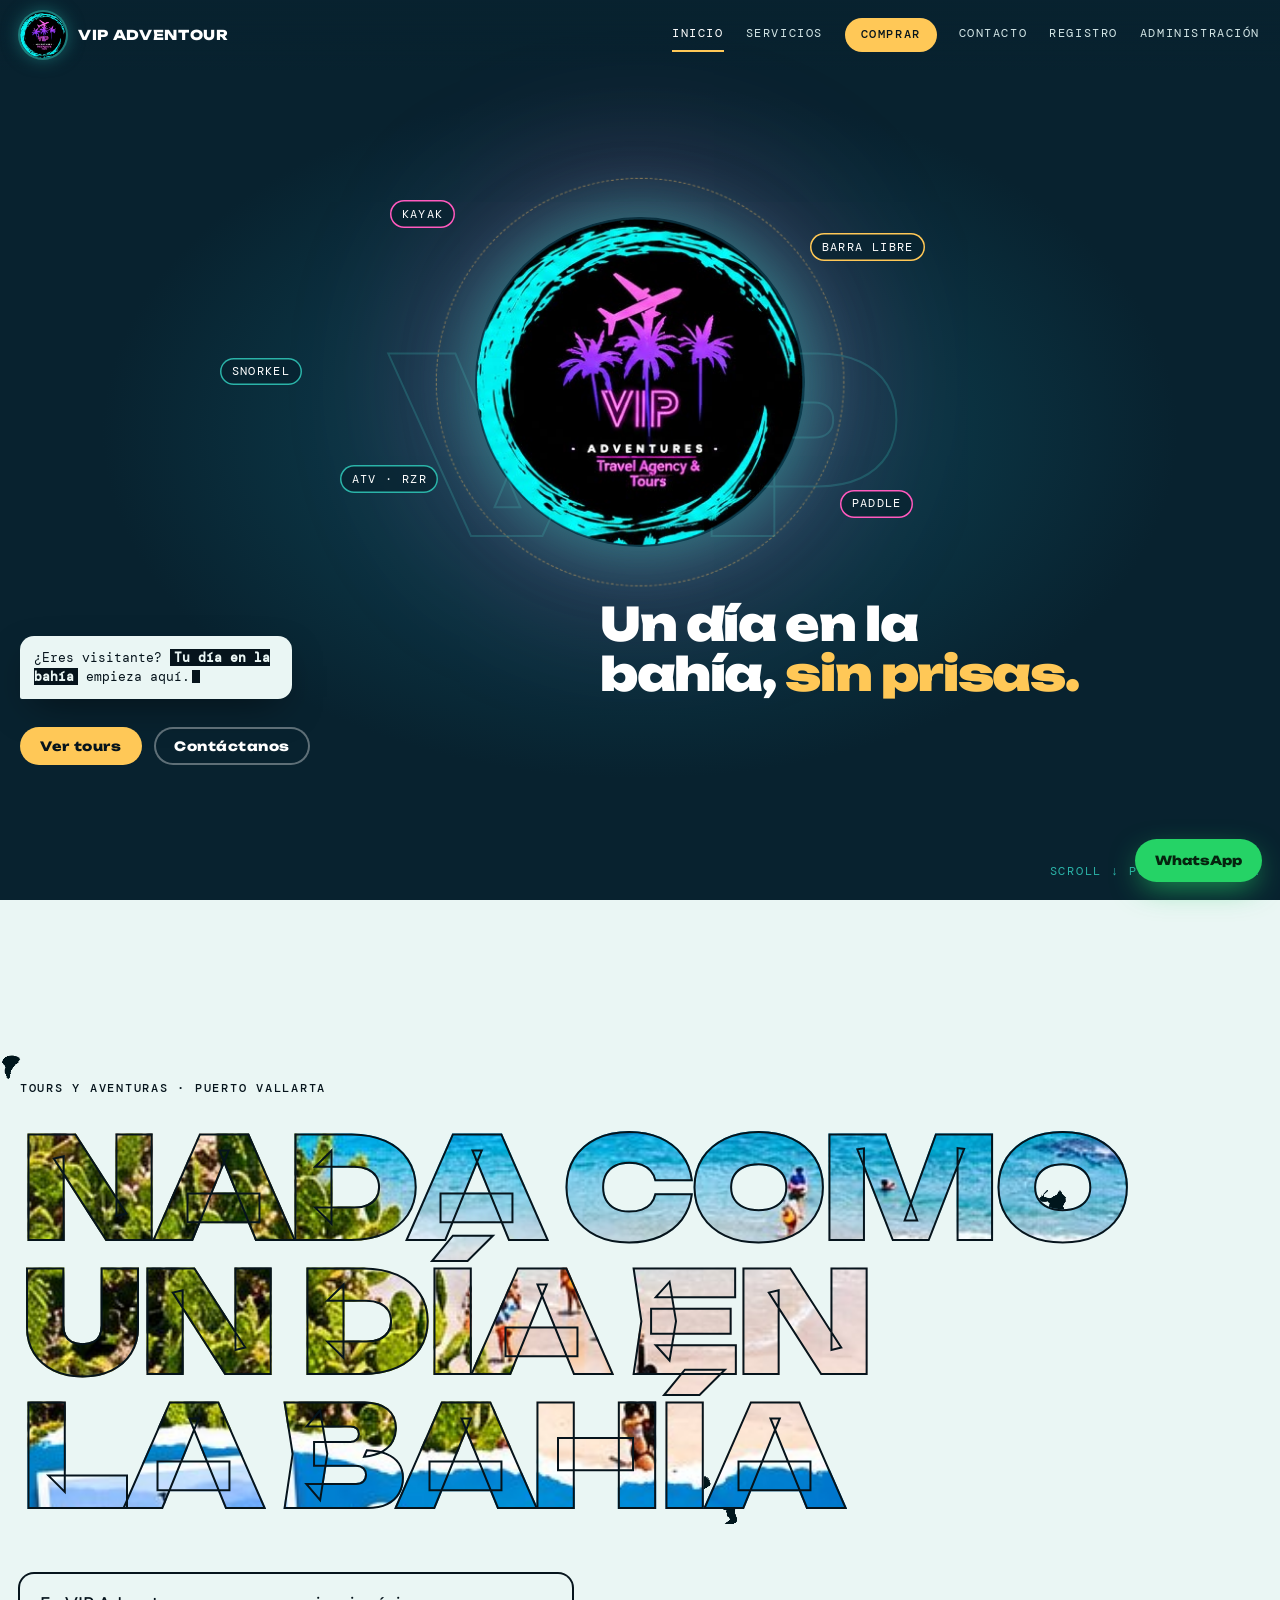
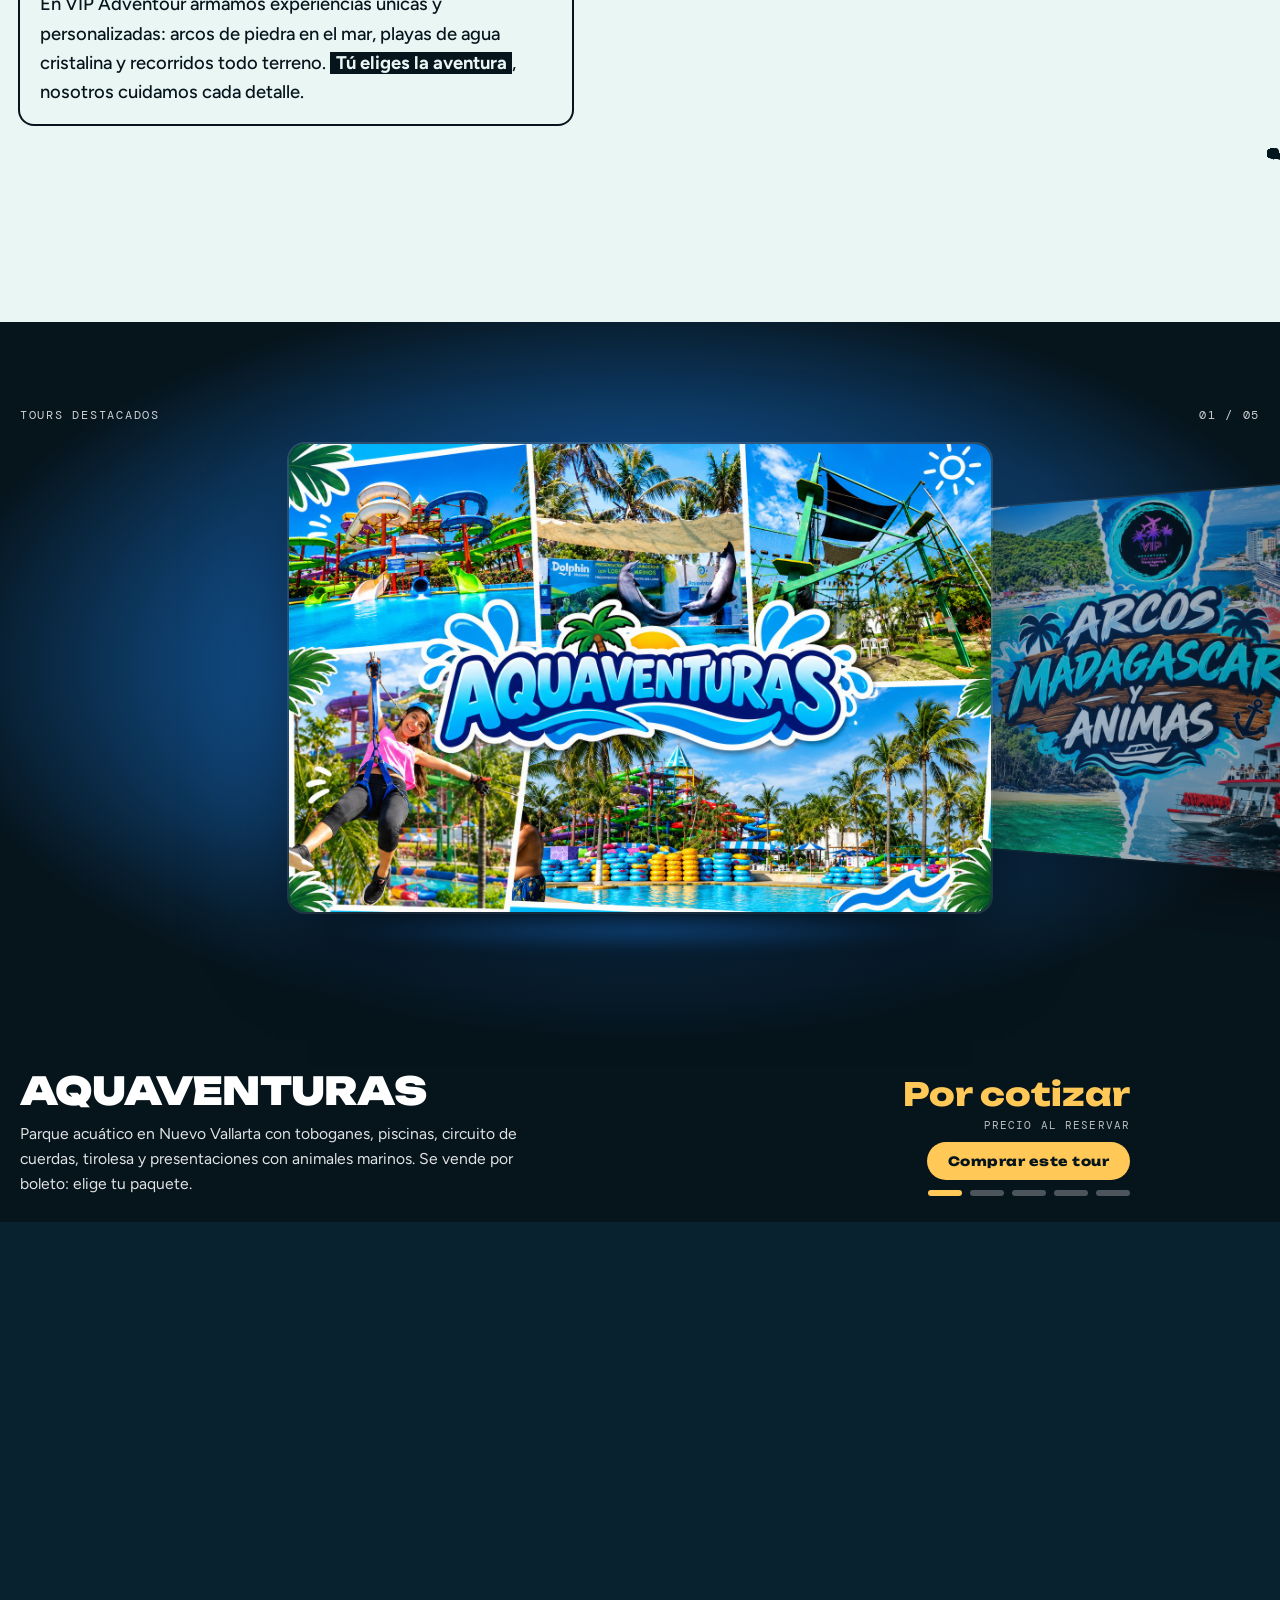
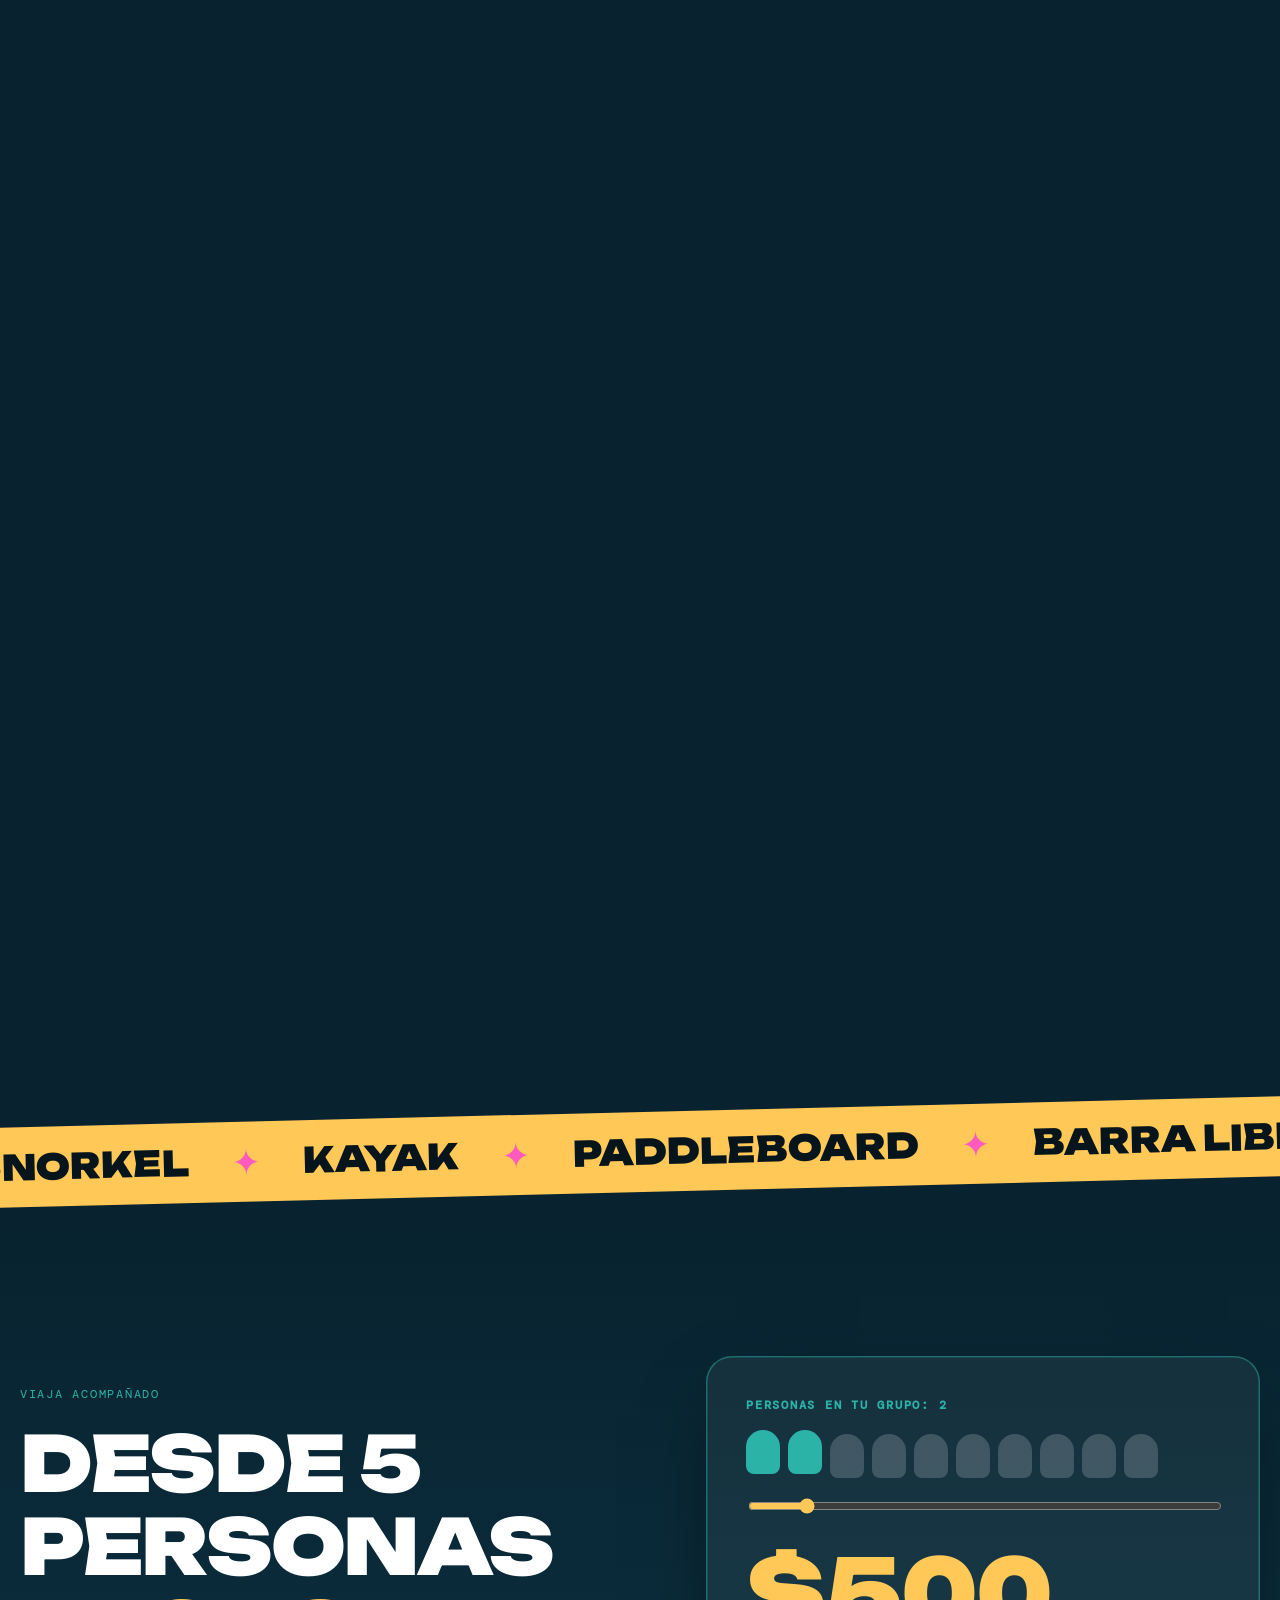
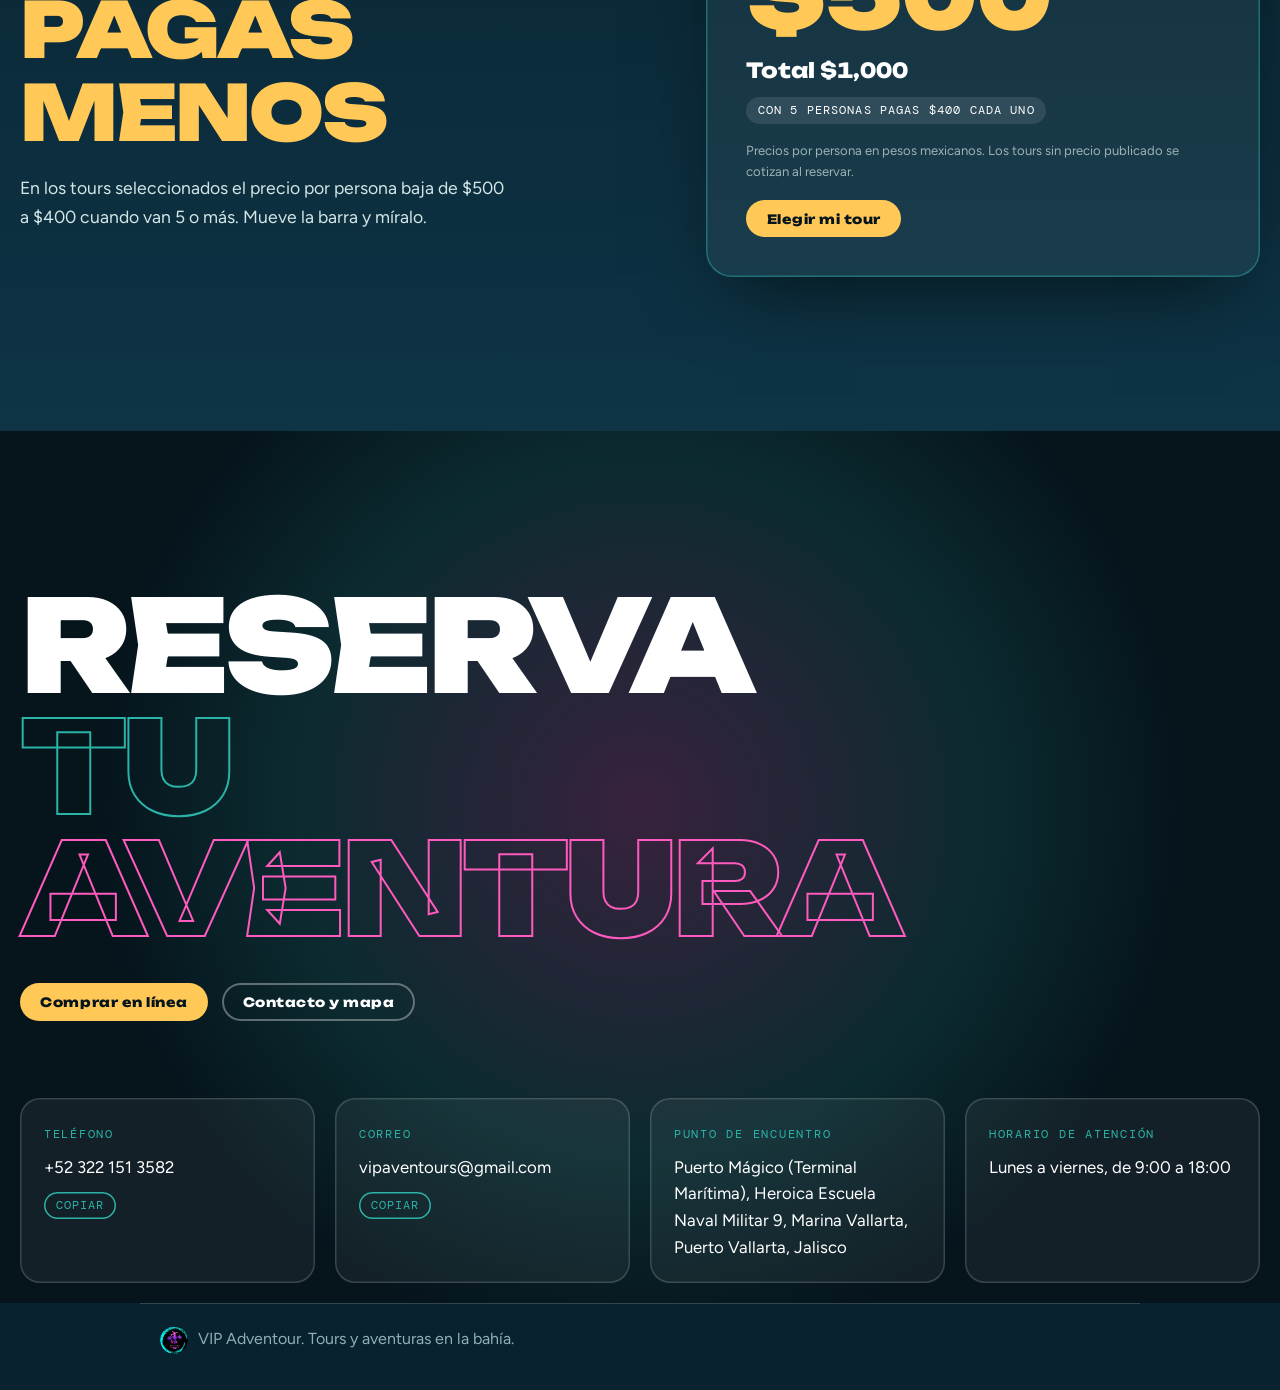
<file: index.html>
<!DOCTYPE html>
<html lang="es">
<head>
<meta charset="UTF-8">
<meta name="google-site-verification" content="k27qGfS7B06RJLgZXD_YC1m40kfsH3j2cBaO39rdG4Q" />
<meta name="viewport" content="width=device-width, initial-scale=1, viewport-fit=cover">
<title>VIP Adventour | Tours en la bahía</title>
<meta name="description" content="Tours en lancha, playas y recorridos todo terreno. Experiencias personalizadas con VIP Adventour.">
<link rel="stylesheet" href="styles.css">
<link rel="icon" type="image/png" href="logo.png">
<script src="app.js" defer></script>
<script src="inmersivo.js" defer></script>
</head>
<body data-page="index">
<header class="top"><div class="wrap"></div></header>
<main>
<section class="hv" aria-label="Inicio">
  <div class="giant" aria-hidden="true">VIP</div>
  <div class="imwrap" style="position:relative;z-index:2">
    <div class="orbstage">
      <span class="fl">Snorkel</span><span class="fl">Kayak</span><span class="fl">ATV · RZR</span><span class="fl">Barra libre</span><span class="fl">Paddle</span>
      <div class="orb" id="orb"><img src="logo.png" alt="Logo de VIP Adventour, Travel Agency &amp; Tours" width="337" height="337"></div>
    </div>
    <div class="hcopy">
      <p class="bubble" aria-live="polite"><span id="bt">¿Eres visitante? <b>Tu día en la bahía</b> empieza aquí.</span><i></i></p>
      <h1 class="htitle">Un día en la bahía, <em>sin prisas.</em></h1>
      <div class="hcta"><a class="btn" href="#tours">Ver tours</a><a class="btn sec" href="contacto.html">Contáctanos</a></div>
    </div>
  </div>
  <span class="scrollhint mono">Scroll ↓ Puerto Vallarta</span>
</section>

<section class="ink" id="ink" aria-label="Presentación">
  <svg class="splat" viewBox="0 0 1400 900" preserveAspectRatio="xMidYMid slice" aria-hidden="true">
    <defs><filter id="rough" x="-20%" y="-20%" width="140%" height="140%"><feTurbulence type="fractalNoise" baseFrequency=".012 .02" numOctaves="4" seed="7" result="n"/><feDisplacementMap in="SourceGraphic" in2="n" scale="130"/></filter></defs>
    <g filter="url(#rough)" fill="#06141c"><circle id="b1" cx="1050" cy="250" r="10"/><circle id="b2" cx="260" cy="680" r="10"/><circle id="b3" cx="760" cy="520" r="10"/><circle id="b4" cx="1260" cy="760" r="10"/><circle id="b5" cx="140" cy="140" r="10"/></g>
  </svg>
  <div class="imwrap">
    <p class="kicker mono">Tours y aventuras · Puerto Vallarta</p>
    <h2 class="big" id="big"><span>Nada como</span><span>un día en</span><span>la bahía</span></h2>
    <p class="lede">En VIP Adventour armamos experiencias únicas y personalizadas: arcos de piedra en el mar, playas de agua cristalina y recorridos todo terreno. <strong>Tú eliges la aventura</strong>, nosotros cuidamos cada detalle.</p>
  </div>
</section>

<section class="show" id="tours" aria-label="Tours destacados">
  <div class="pin" id="pin">
    <div class="bar"></div>
    <div class="bgs" id="bgs"></div>
    <div class="head mono"><span>Tours destacados</span><span id="count"></span></div>
    <div class="cars" id="cars"></div>
    <div class="floor"></div>
    <div class="info">
      <div class="swap" id="txt"><h3 id="tt"></h3><p id="td"></p></div>
      <div class="meta swap" id="mt">
        <div class="tprice" id="tp"></div>
        <a class="btn" id="tb" href="comprar.html">Comprar este tour</a>
        <div class="dots" id="dots" role="group" aria-label="Elegir tour"></div>
      </div>
    </div>
  </div>
</section>

<div class="marqwrap" aria-hidden="true"><div class="marq"><div id="mq"></div></div></div>

<section class="group" aria-label="Precio de grupo">
  <div class="imwrap gcols">
    <div>
      <p class="mono" style="color:var(--laguna);margin:0 0 18px">Viaja acompañado</p>
      <h2>Desde 5 personas <em>pagas menos</em></h2>
      <p class="lead" id="glead"></p>
    </div>
    <div class="gcalc">
      <label class="mono" for="n">Personas en tu grupo: <span id="nv">2</span></label>
      <div class="people" id="people" aria-hidden="true"></div>
      <input type="range" id="n" min="1" max="10" value="2">
      <div class="grow"><div class="pp" id="pp"></div><div class="tot" id="tot"></div></div>
      <span class="badge" id="bd"></span>
      <small id="gnote"></small>
      <p style="margin:18px 0 0"><a class="btn" href="servicios.html">Elegir mi tour</a></p>
    </div>
  </div>
</section>

<section class="cta" aria-label="Contacto">
  <div class="imwrap">
    <h2>Reserva<span>tu</span><span>aventura</span></h2>
    <div class="actions">
      <a class="btn" href="comprar.html">Comprar en línea</a>
      <a class="btn sec" href="contacto.html">Contacto y mapa</a>
    </div>
    <div class="cgrid">
      <div class="card"><span class="mono">Teléfono</span><p id="c1"><a href="tel:+523221513582">+52 322 151 3582</a></p><button class="copy" data-c="c1" type="button">Copiar</button></div>
      <div class="card"><span class="mono">Correo</span><p id="c2"><a href="mailto:vipaventours@gmail.com">vipaventours@gmail.com</a></p><button class="copy" data-c="c2" type="button">Copiar</button></div>
      <div class="card"><span class="mono">Punto de encuentro</span><p>Puerto Mágico (Terminal Marítima), Heroica Escuela Naval Militar 9, Marina Vallarta, Puerto Vallarta, Jalisco</p></div>
      <div class="card"><span class="mono">Horario de atención</span><p>Lunes a viernes, de 9:00 a 18:00</p></div>
    </div>
  </div>
</section>
</main>
<footer class="wrap foot">VIP Adventour. Tours y aventuras en la bahía.</footer>
</body>
</html>
</file>
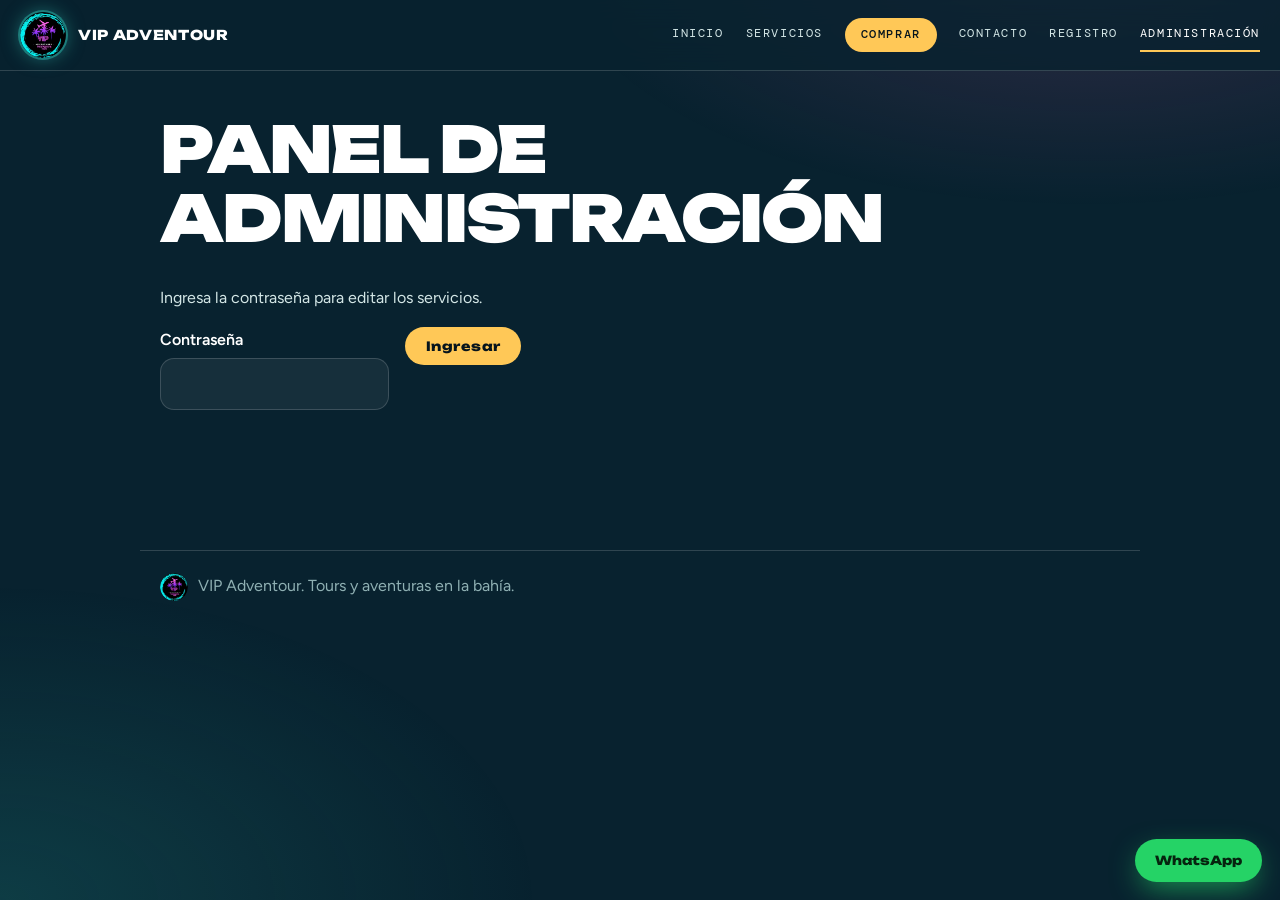
<file: acceso.html>
<!DOCTYPE html>
<html lang="es">
<head>
<meta charset="UTF-8">
<meta name="viewport" content="width=device-width, initial-scale=1">
<title>Administración | VIP Adventour</title>
<meta name="description" content="Acceso al panel de administración.">
<link rel="stylesheet" href="styles.css">
<link rel="icon" type="image/png" href="logo.png">
<script src="app.js" defer></script>
</head>
<body data-page="acceso">
<header class="top"><div class="wrap"></div></header>
<main class="wrap">
<h1>Panel de administración</h1>
<p>Ingresa la contraseña para editar los servicios.</p>
<form class="grid" id="loginForm">
<label>Contraseña<input type="password" id="clave" required autocomplete="current-password"></label>
<div><button class="btn" type="submit">Ingresar</button></div>
<p class="msg" id="mensaje" aria-live="polite"></p>
</form>
</main>
<footer class="wrap foot">VIP Adventour. Tours y aventuras en la bahía.</footer>
</body>
</html>
</file>
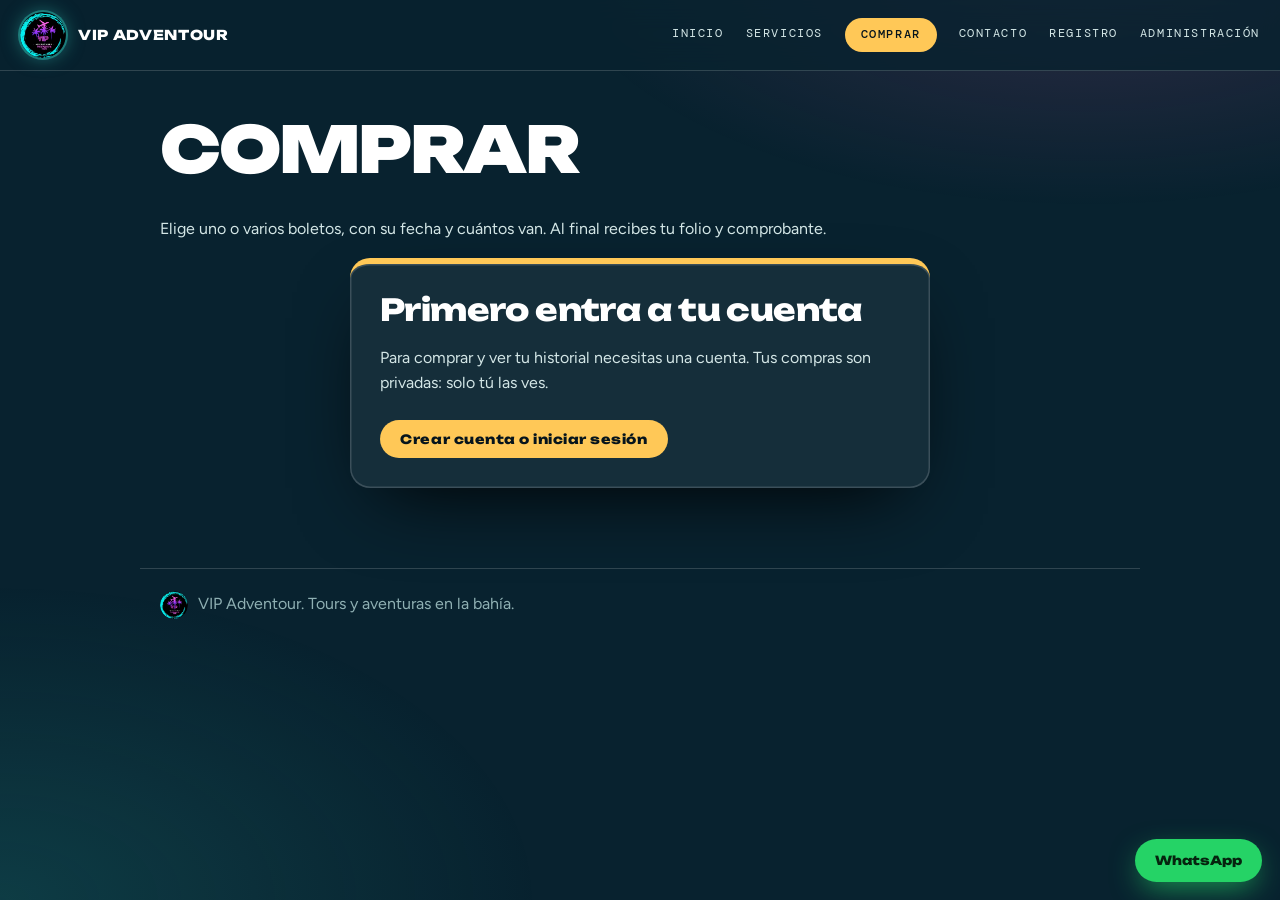
<file: comprar.html>
<!DOCTYPE html>
<html lang="es">
<head>
<meta charset="UTF-8">
<meta name="viewport" content="width=device-width, initial-scale=1">
<title>Comprar | VIP Adventour</title>
<meta name="description" content="Compra tu tour con VIP Adventour: elige servicio, fecha y personas, y recibe tu folio.">
<link rel="stylesheet" href="styles.css">
<link rel="icon" type="image/png" href="logo.png">
<script src="app.js" defer></script>
</head>
<body data-page="comprar">
<header class="top"><div class="wrap"></div></header>
<main class="wrap">
<h1>Comprar</h1>
<p>Elige uno o varios boletos, con su fecha y cuántos van. Al final recibes tu folio y comprobante.</p>
<div id="compraBox" class="compra">
<form id="compraForm" novalidate>
<fieldset><legend>1. Tus boletos</legend>
<p class="nota">Cada boleto puede ser de un tour y un paquete distinto, con su propia fecha y cantidad.</p>
<div id="lineas"></div>
<div><button class="btn sec" type="button" id="agregar">+ Agregar otro boleto</button></div>
</fieldset>
<fieldset><legend>2. Tus datos</legend>
<label>Nombre completo<input name="nombre" required maxlength="100" autocomplete="name"></label>
<label>Correo de tu cuenta<input name="correo" type="email" required maxlength="120" autocomplete="email" readonly></label>
<label>Teléfono<input name="telefono" type="tel" required maxlength="30" autocomplete="tel"></label>
</fieldset>
<fieldset><legend>3. Pago y notas</legend>
<label class="op"><input type="radio" name="pago" value="Efectivo al abordar" checked> Efectivo al abordar</label>
<label class="op"><input type="radio" name="pago" value="Transferencia bancaria"> Transferencia bancaria</label>
<label class="op"><input type="radio" name="pago" value="Tarjeta (enlace de pago)"> Tarjeta, con enlace de pago</label>
<p class="nota">Aquí solo registras tu pedido. El cobro lo coordinas directamente con la agencia.</p>
<label>Notas<textarea name="notas" rows="3" maxlength="300" placeholder="Hotel de recogida, alergias, celebración..."></textarea></label>
<label class="op"><input type="checkbox" name="acepto"> Confirmo que mis datos son correctos y que la barra libre es solo para mayores de 18 años.</label>
</fieldset>
<p class="nota">Al confirmar, tu pedido (nombre, correo, teléfono y datos del tour) se envía a la agencia.</p>
<p class="msg" id="mensaje" aria-live="polite"></p>
<button class="btn" type="submit">Confirmar compra</button>
</form>
<aside class="resumen" aria-live="polite"><h2>Tu resumen</h2><div id="res"></div></aside>
</div>
<section id="listo" hidden></section>
</main>
<footer class="wrap foot">VIP Adventour. Tours y aventuras en la bahía.</footer>
</body>
</html>
</file>
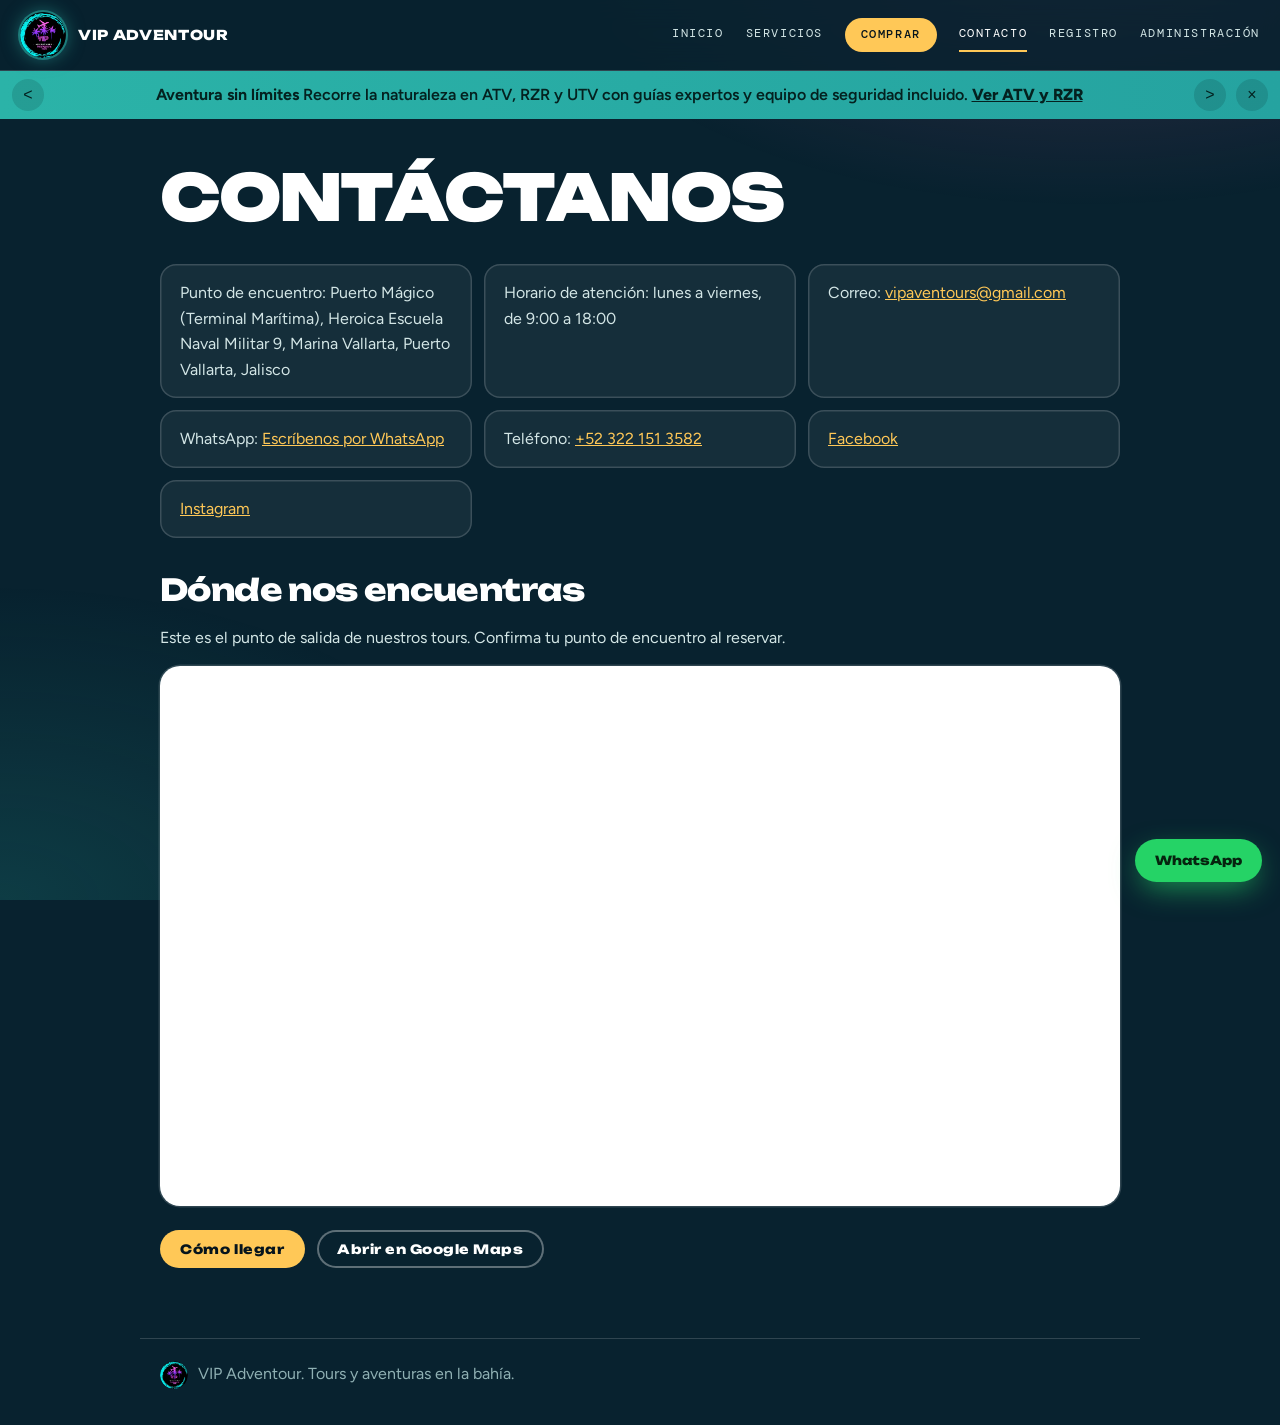
<file: contacto.html>
<!DOCTYPE html>
<html lang="es">
<head>
<meta charset="UTF-8">
<meta name="viewport" content="width=device-width, initial-scale=1">
<title>Contacto | VIP Adventour</title>
<meta name="description" content="Dirección, horario, redes sociales y teléfono de VIP Adventour.">
<link rel="stylesheet" href="styles.css">
<link rel="icon" type="image/png" href="logo.png">
<script src="app.js" defer></script>
</head>
<body data-page="contacto">
<header class="top"><div class="wrap"></div></header>
<main class="wrap">
<h1>Contáctanos</h1>
<ul>
<li>Punto de encuentro: Puerto Mágico (Terminal Marítima), Heroica Escuela Naval Militar 9, Marina Vallarta, Puerto Vallarta, Jalisco</li>
<li>Horario de atención: lunes a viernes, de 9:00 a 18:00</li>
<li>Correo: <a href="mailto:vipaventours@gmail.com">vipaventours@gmail.com</a></li>
<li>WhatsApp: <a id="wa-link" href="#">Escríbenos por WhatsApp</a></li>
<li>Teléfono: <a href="tel:+523221513582">+52 322 151 3582</a></li>
<li><a href="https://www.facebook.com/vipaventours" target="_blank" rel="noopener">Facebook</a></li>
<li><a href="https://www.instagram.com/adventures.vip" target="_blank" rel="noopener">Instagram</a></li>
</ul>
<section class="mapa rv" aria-labelledby="mp">
<h2 id="mp">Dónde nos encuentras</h2>
<p>Este es el punto de salida de nuestros tours. Confirma tu punto de encuentro al reservar.</p>
<div class="mapa-box"><iframe title="Mapa de Puerto Mágico, Puerto Vallarta" src="https://www.google.com/maps?q=Puerto+M%C3%A1gico+Terminal+Mar%C3%ADtima+Puerto+Vallarta+Jalisco&output=embed" loading="lazy" referrerpolicy="no-referrer-when-downgrade" allowfullscreen></iframe></div>
<div class="acciones"><a class="btn" target="_blank" rel="noopener" href="https://www.google.com/maps/dir/?api=1&destination=Puerto+M%C3%A1gico+Terminal+Mar%C3%ADtima+Puerto+Vallarta+Jalisco">Cómo llegar</a><a class="btn sec" target="_blank" rel="noopener" href="https://www.google.com/maps/search/?api=1&query=Puerto+M%C3%A1gico+Terminal+Mar%C3%ADtima+Puerto+Vallarta+Jalisco">Abrir en Google Maps</a></div>
</section>
</main>
<footer class="wrap foot">VIP Adventour. Tours y aventuras en la bahía.</footer>
</body>
</html>
</file>
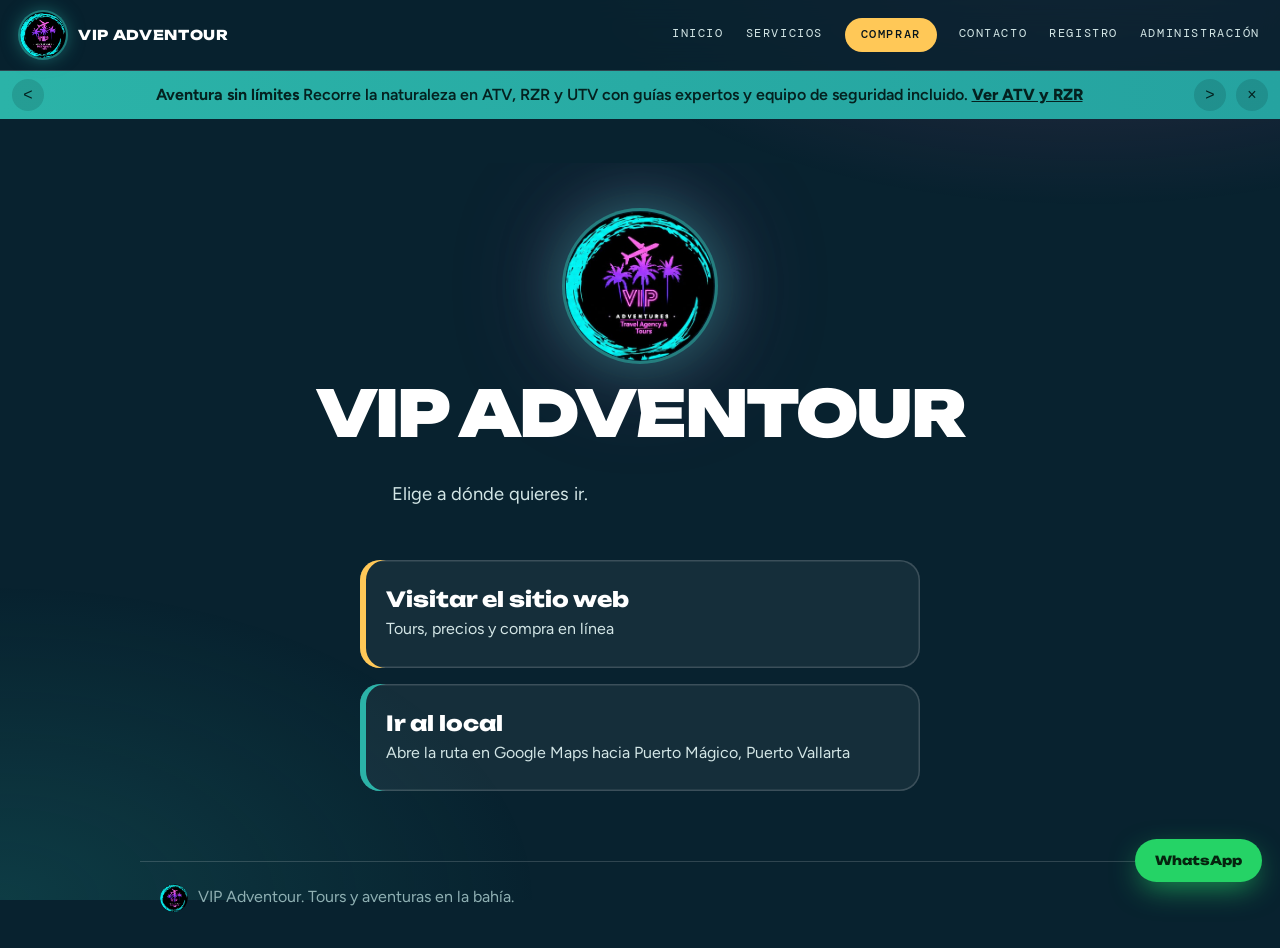
<file: enlaces.html>
<!DOCTYPE html>
<html lang="es">
<head>
<meta charset="UTF-8">
<meta name="viewport" content="width=device-width, initial-scale=1">
<title>VIP Adventour | Enlaces</title>
<meta name="description" content="Visita el sitio web de VIP Adventour o llega a nuestro local.">
<link rel="stylesheet" href="styles.css">
<link rel="icon" type="image/png" href="logo.png">
<script src="app.js" defer></script>
</head>
<body data-page="enlaces">
<header class="top"><div class="wrap"></div></header>
<main class="wrap">
<section class="hero" style="padding-bottom:24px;text-align:center"><img class="logo-grande" src="logo.png" alt="Logo de VIP Adventour" width="140" height="140"><h1>VIP Adventour</h1><p>Elige a dónde quieres ir.</p></section>
<div class="enlaces">
<a class="enlace" href="index.html"><strong>Visitar el sitio web</strong><span>Tours, precios y compra en línea</span></a>
<a class="enlace" target="_blank" rel="noopener" href="https://www.google.com/maps/dir/?api=1&destination=Puerto+M%C3%A1gico+Terminal+Mar%C3%ADtima+Puerto+Vallarta+Jalisco"><strong>Ir al local</strong><span>Abre la ruta en Google Maps hacia Puerto Mágico, Puerto Vallarta</span></a>
</div>
</main>
<footer class="wrap foot">VIP Adventour. Tours y aventuras en la bahía.</footer>
</body>
</html>
</file>
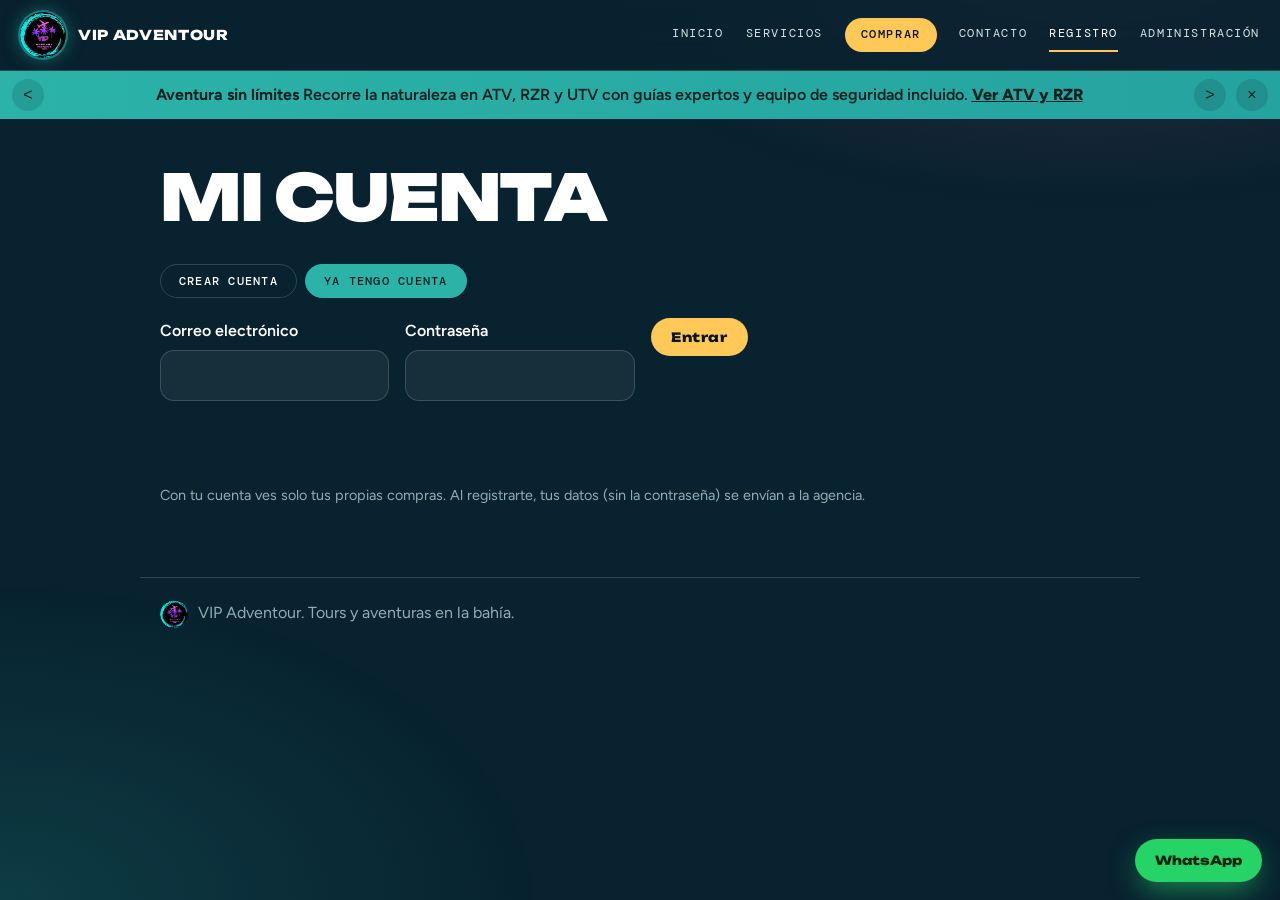
<file: historial.html>
<!DOCTYPE html>
<html lang="es">
<head>
<meta charset="UTF-8">
<meta name="viewport" content="width=device-width, initial-scale=1">
<title>Historial de compras | VIP Adventour</title>
<meta name="description" content="Tus reservas y compras en VIP Adventour.">
<link rel="stylesheet" href="styles.css">
<link rel="icon" type="image/png" href="logo.png">
<script src="app.js" defer></script>
</head>
<body data-page="historial">
<header class="top"><div class="wrap"></div></header>
<main class="wrap">
<h1>Historial de compras</h1>
<section class="cliente" id="cliente"></section>
<div class="scroll"><table><caption class="foot" style="text-align:left;border:0;padding:0 0 8px">Compras realizadas</caption>
<thead><tr><th>Folio</th><th>Compra</th><th>Boletos</th><th>Cantidad</th><th>Total</th><th>Estado</th></tr></thead>
<tbody id="filas"></tbody></table></div>
<p class="total" id="total"></p>
<button class="btn sec" id="borrar" type="button">Borrar historial</button>
</main>
<footer class="wrap foot">VIP Adventour. Tours y aventuras en la bahía.</footer>
</body>
</html>
</file>
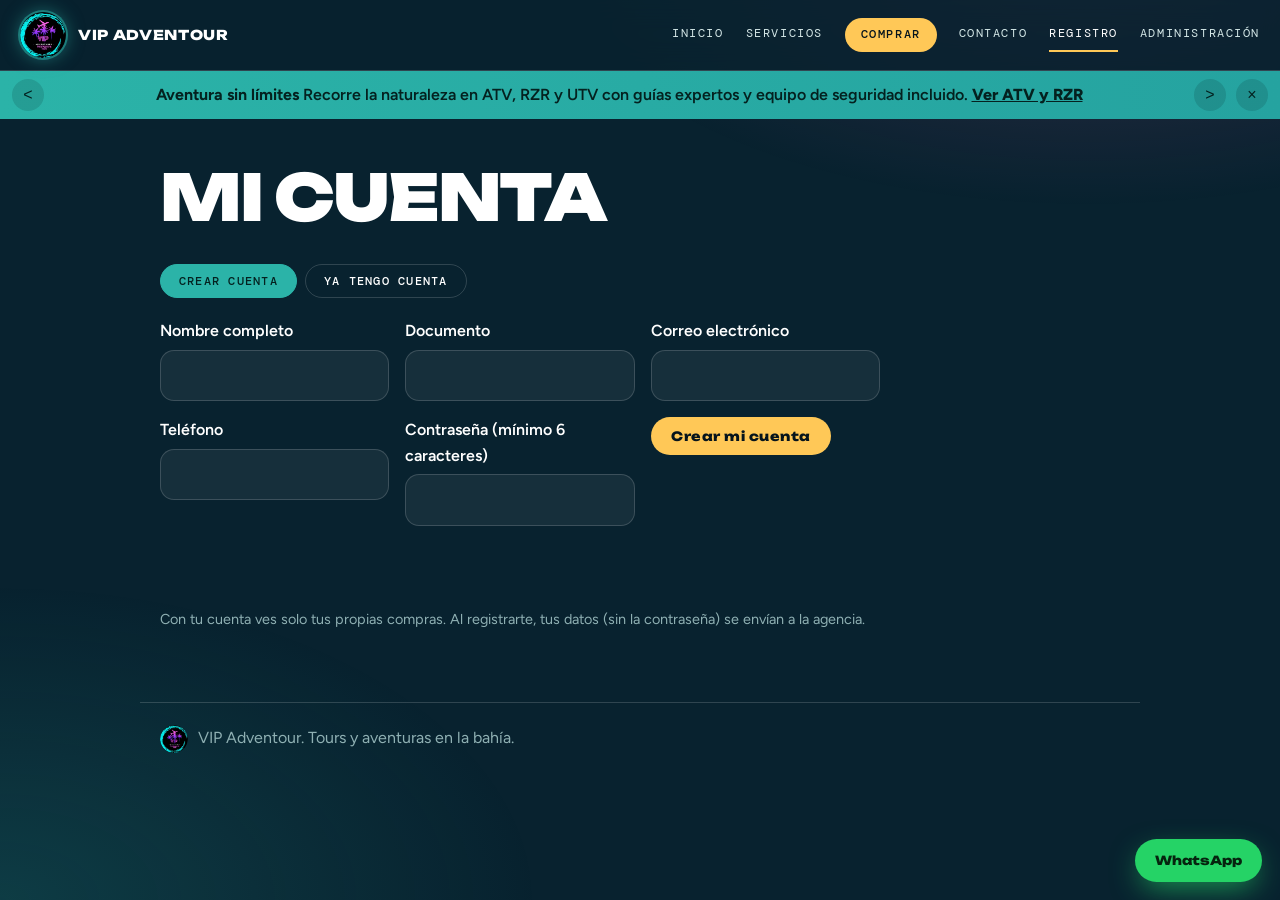
<file: registro.html>
<!DOCTYPE html>
<html lang="es">
<head>
<meta charset="UTF-8">
<meta name="viewport" content="width=device-width, initial-scale=1, viewport-fit=cover">
<title>Mi cuenta | VIP Adventour</title>
<meta name="description" content="Crea tu cuenta o inicia sesión para reservar tus tours con VIP Adventour.">
<link rel="stylesheet" href="styles.css">
<link rel="icon" type="image/png" href="logo.png">
<script src="app.js" defer></script>
</head>
<body data-page="registro">
<header class="top"><div class="wrap"></div></header>
<main class="wrap">
<h1>Mi cuenta</h1>
<section id="sinSesion">
<div class="chips" id="tabs" role="group" aria-label="Cuenta"><button class="chip" type="button" data-t="nueva" aria-pressed="true">Crear cuenta</button><button class="chip" type="button" data-t="entrar" aria-pressed="false">Ya tengo cuenta</button></div>
<form class="grid" id="registroForm" style="margin-top:20px">
<label>Nombre completo<input name="nombre" required maxlength="100" autocomplete="name"></label>
<label>Documento<input name="documento" required maxlength="30"></label>
<label>Correo electrónico<input name="correo" type="email" required maxlength="120" autocomplete="email"></label>
<label>Teléfono<input name="telefono" type="tel" maxlength="30" autocomplete="tel"></label>
<label>Contraseña (mínimo 6 caracteres)<input name="clave" type="password" required minlength="6" maxlength="60" autocomplete="new-password"></label>
<div><button class="btn" type="submit">Crear mi cuenta</button></div>
<p class="msg" id="mensaje" aria-live="polite"></p>
</form>
<form class="grid" id="loginForm" style="margin-top:20px" hidden>
<label>Correo electrónico<input name="correo" type="email" required autocomplete="email"></label>
<label>Contraseña<input name="clave" type="password" required autocomplete="current-password"></label>
<div><button class="btn" type="submit">Entrar</button></div>
<p class="msg" id="mensaje2" aria-live="polite"></p>
</form>
<p class="nota" style="margin-top:12px">Con tu cuenta ves solo tus propias compras. Al registrarte, tus datos (sin la contraseña) se envían a la agencia.</p>
</section>
<section id="conSesion" hidden>
<div class="cliente" id="cliente"></div>
<div class="acciones"><a class="btn" href="servicios.html">Elegir un tour</a><a class="btn sec" href="historial.html">Mi historial</a><button class="btn sec" id="salir" type="button">Cerrar sesión</button></div>
</section>
</main>
<footer class="wrap foot">VIP Adventour. Tours y aventuras en la bahía.</footer>
</body>
</html>
</file>
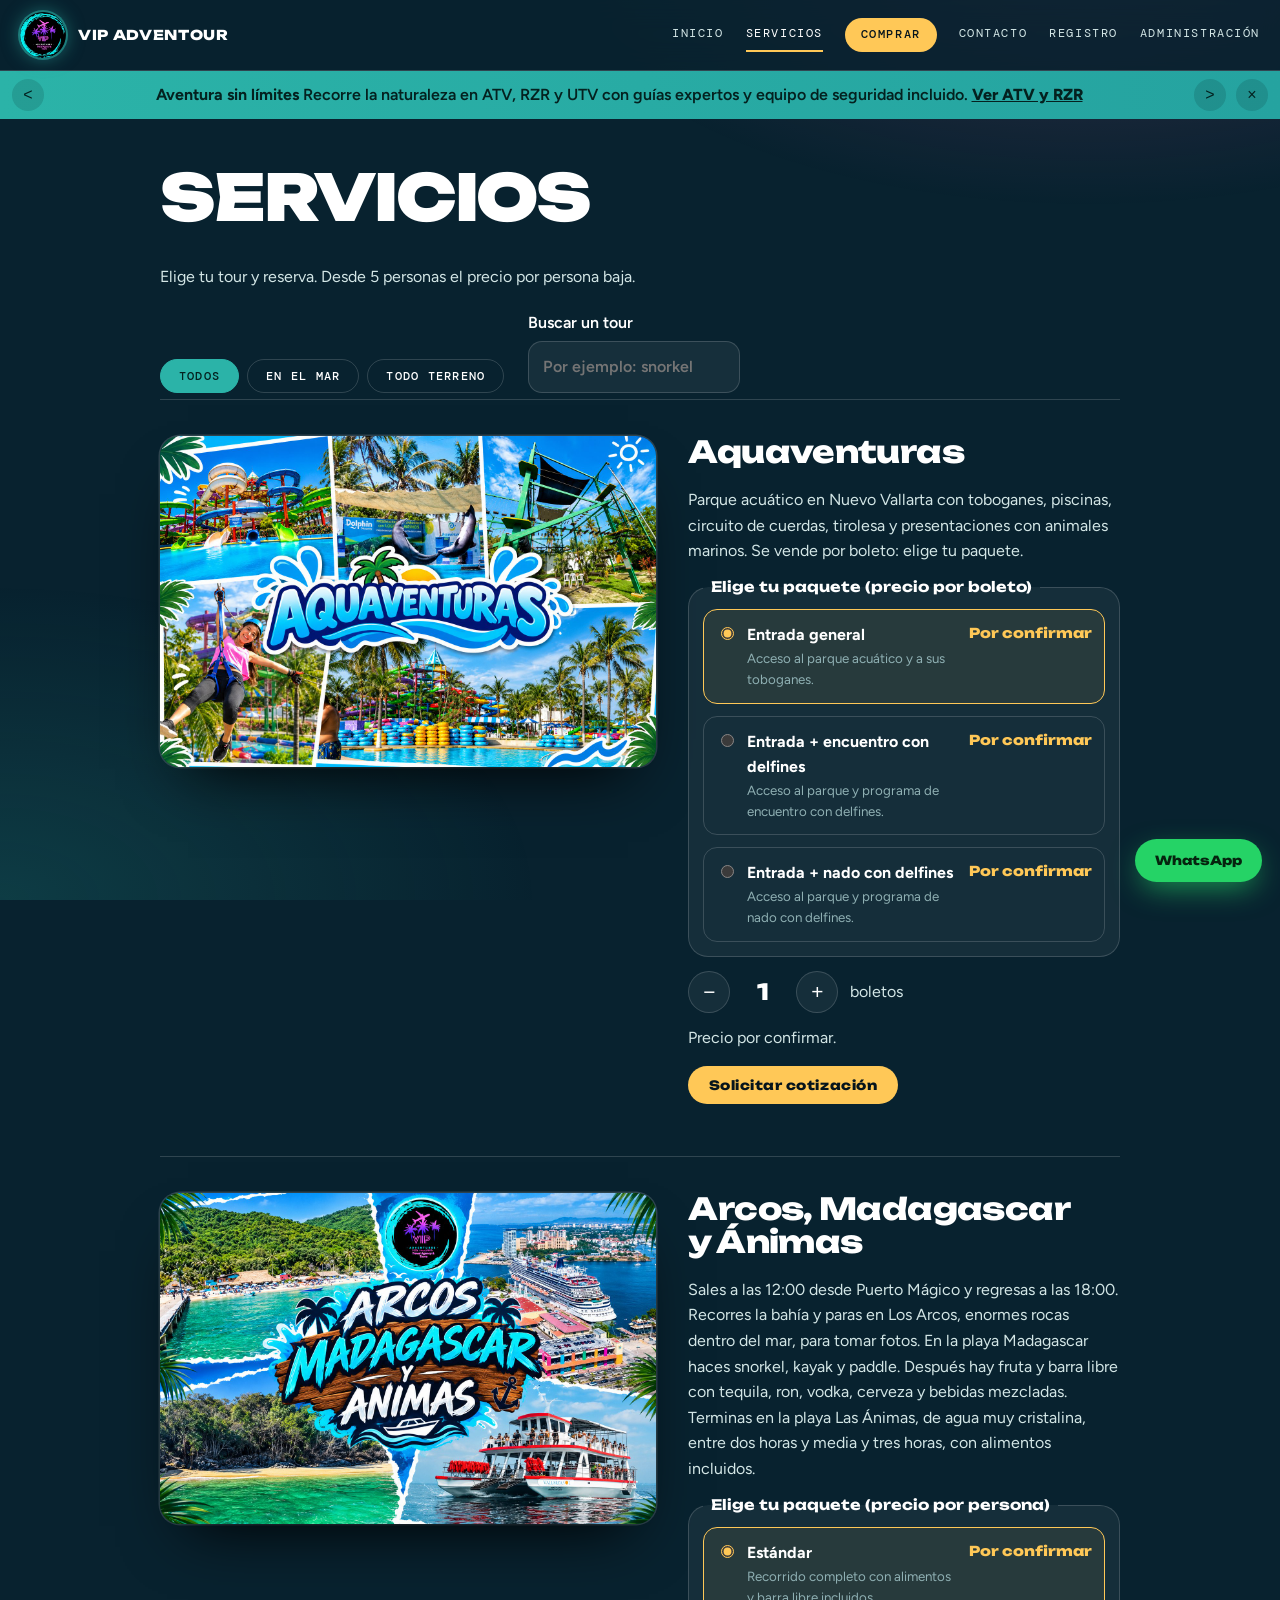
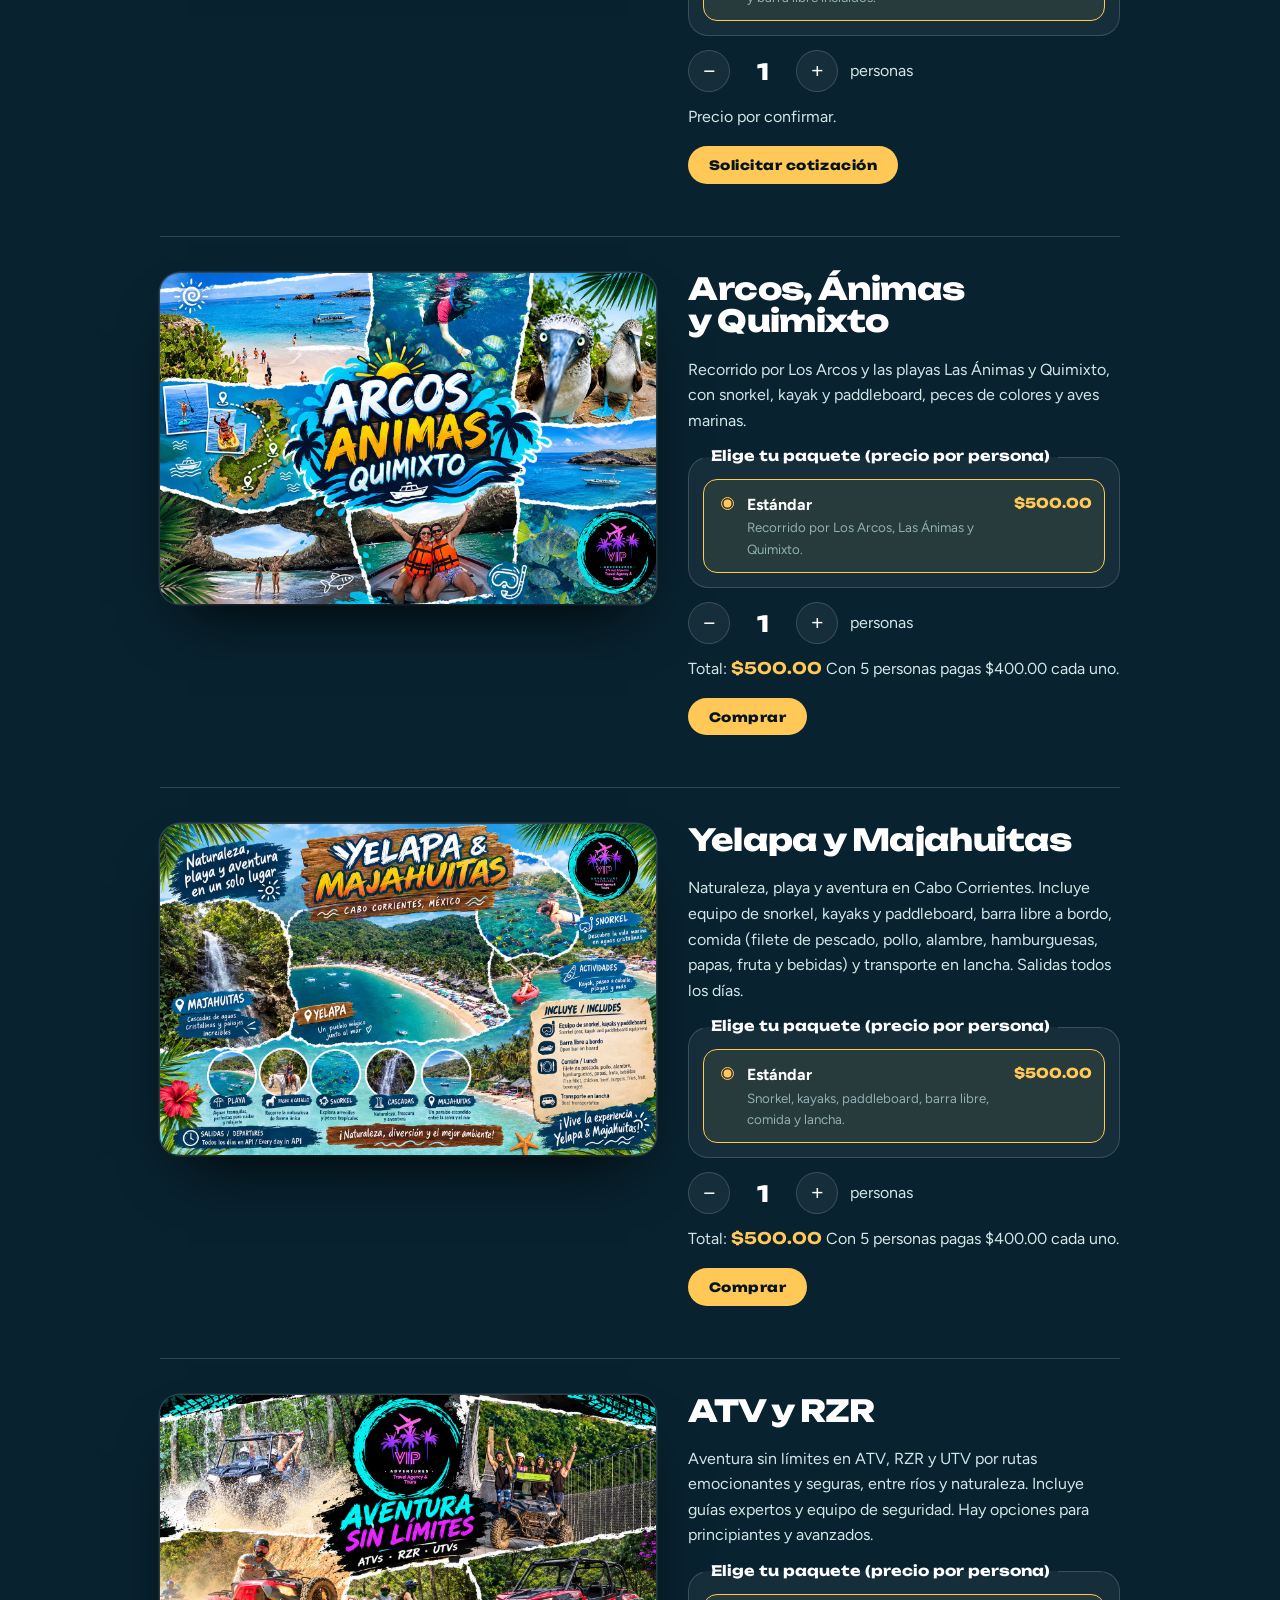
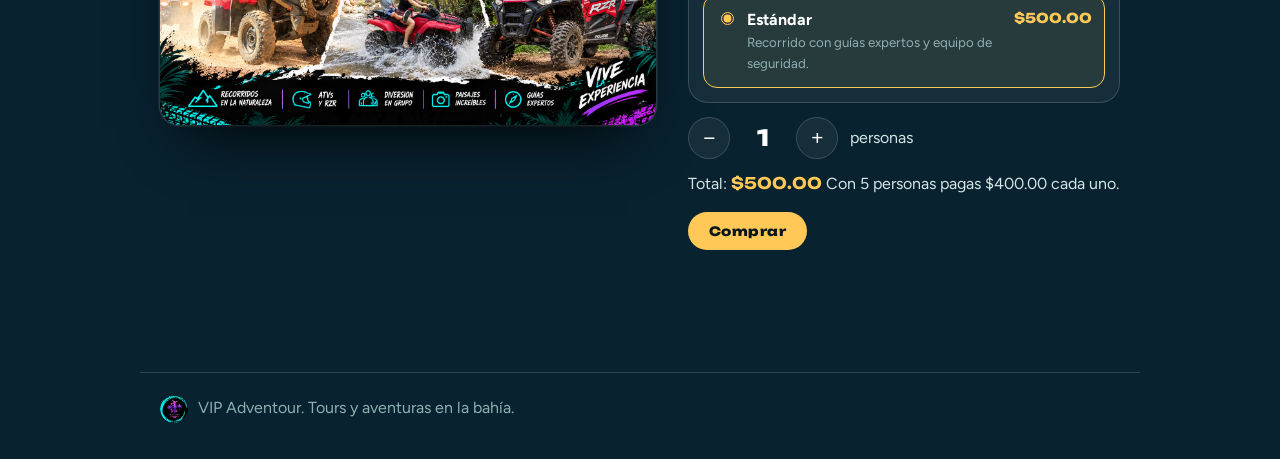
<file: servicios.html>
<!DOCTYPE html>
<html lang="es">
<head>
<meta charset="UTF-8">
<meta name="viewport" content="width=device-width, initial-scale=1">
<title>Servicios | VIP Adventour</title>
<meta name="description" content="Tours disponibles, precios y reservas de VIP Adventour.">
<link rel="stylesheet" href="styles.css">
<link rel="icon" type="image/png" href="logo.png">
<script src="app.js" defer></script>
</head>
<body data-page="servicios">
<header class="top"><div class="wrap"></div></header>
<main class="wrap">
<h1>Servicios</h1>
<p>Elige tu tour y reserva. Desde 5 personas el precio por persona baja.</p>
<div class="filtros"><div class="chips" id="chips" role="group" aria-label="Filtrar tours"><button class="chip" data-f="todos" aria-pressed="true">Todos</button><button class="chip" data-f="mar" aria-pressed="false">En el mar</button><button class="chip" data-f="tierra" aria-pressed="false">Todo terreno</button></div>
<label>Buscar un tour<input type="search" id="buscar" placeholder="Por ejemplo: snorkel"></label></div>
<div id="lista"></div>
</main>
<footer class="wrap foot">VIP Adventour. Tours y aventuras en la bahía.</footer>
</body>
</html>
</file>
<file: styles.css>
@import url("https://fonts.googleapis.com/css2?family=Unbounded:wght@500;800;900&family=Figtree:wght@400;500;600;700&family=DM+Mono:wght@400;500&display=swap");
/* VIP Adventour · diseño inmersivo nocturno con neón del logo (turquesa, rosa, sol). */
:root{--mar:#08222f;--hondo:#0e3446;--espuma:#eaf6f4;--laguna:#2bb3a8;--sol:#ffc857;--neon:#ff5abe;--txt:#d3e6e6;--tinta:#06141c;--r:20px;
 --f-display:"Unbounded","Arial Black",system-ui,sans-serif;--f-body:"Figtree",system-ui,-apple-system,"Segoe UI",sans-serif;--f-mono:"DM Mono",ui-monospace,Menlo,monospace;
 --glass:rgba(255,255,255,.055);--line:rgba(255,255,255,.16);color-scheme:dark}
*{box-sizing:border-box}
html{scroll-behavior:smooth}
body{margin:0;font:1rem/1.6 var(--f-body);background:var(--mar);color:var(--txt);overflow-x:hidden}
body:not([data-page=index])::before{content:"";position:fixed;inset:0;z-index:-1;pointer-events:none;background:radial-gradient(ellipse 60% 40% at 85% -5%,rgba(255,90,190,.16),transparent 70%),radial-gradient(ellipse 60% 50% at 0% 100%,rgba(43,179,168,.18),transparent 70%)}
h1,h2,h3,legend,.logo{font-family:var(--f-display);color:#fff;line-height:1.08;text-wrap:balance}
h1{font-size:clamp(2rem,6vw,4rem);margin:0 0 .5em;font-weight:900;text-transform:uppercase;letter-spacing:-.035em}
h2{font-size:clamp(1.3rem,3vw,1.9rem);margin:0 0 .6em;font-weight:800;letter-spacing:-.02em}
h3{font-weight:800;letter-spacing:-.01em}
a{color:var(--sol)}
.mono{font-family:var(--f-mono);font-size:.78rem;letter-spacing:.14em;text-transform:uppercase}
.wrap{max-width:1000px;margin:0 auto;padding:0 max(20px,env(safe-area-inset-left,0px))}
:focus-visible{outline:3px solid var(--sol);outline-offset:3px;border-radius:6px}

/* Barra superior */
.top{position:sticky;top:0;z-index:40;background:rgba(8,34,47,.8);backdrop-filter:blur(14px);-webkit-backdrop-filter:blur(14px);border-bottom:1px solid var(--line);padding-top:env(safe-area-inset-top,0px)}
.top .wrap{display:flex;flex-wrap:wrap;gap:8px 28px;align-items:center;justify-content:space-between;padding:12px 20px;max-width:1320px}
.logo{display:flex;align-items:center;gap:12px;font-weight:800;font-size:.85rem;letter-spacing:.05em;text-decoration:none;text-transform:uppercase}
.logo img{height:46px;width:46px;border-radius:50%;box-shadow:0 0 0 2px #2bb3a888,0 0 18px #2bb3a888;display:block}
.logo span{font-size:.85rem}
nav{display:flex;flex-wrap:wrap;align-items:center;gap:2px 22px}
nav a{font-family:var(--f-mono);font-size:.76rem;letter-spacing:.13em;text-transform:uppercase;color:var(--txt);text-decoration:none;padding:6px 0;border-bottom:2px solid transparent}
nav a:hover,nav a[aria-current]{color:#fff;border-color:var(--sol)}
nav a[href="comprar.html"]{background:var(--sol);color:var(--tinta);border-radius:999px;padding:.6em 1.3em;font-weight:500;border:0}
nav a[href="comprar.html"]:hover{box-shadow:0 8px 26px -8px var(--sol)}
.menu{display:none;background:transparent;color:#fff;border:1.5px solid var(--line);border-radius:999px;padding:8px 18px;font:500 .78rem var(--f-mono);letter-spacing:.12em;text-transform:uppercase;cursor:pointer}
@media(max-width:720px){.menu{display:block}nav{display:none;width:100%;flex-direction:column;align-items:flex-start;padding-bottom:10px}nav.open{display:flex}}
body[data-page=index] .top{position:fixed;left:0;right:0;background:linear-gradient(var(--mar),transparent);backdrop-filter:none;-webkit-backdrop-filter:none;border:0}
body[data-page=index] .top:has(nav.open){background:var(--mar)}
main{padding:44px 20px 70px}
body[data-page=index] main{padding:0}

/* Botones */
.acciones{display:flex;flex-wrap:wrap;gap:12px;margin-top:24px}
.btn{display:inline-flex;align-items:center;justify-content:center;gap:10px;background:var(--sol);color:var(--tinta);border:0;border-radius:999px;padding:.85em 1.6em;cursor:pointer;text-decoration:none;font:800 .8rem var(--f-display);letter-spacing:.04em;transition:transform .2s,box-shadow .2s,background .2s}
.btn:hover{transform:translateY(-2px) scale(1.03);box-shadow:0 10px 30px -8px var(--sol)}
.btn.sec{background:transparent;color:#fff;box-shadow:inset 0 0 0 2px rgba(255,255,255,.35)}
.btn.sec:hover{background:rgba(255,255,255,.1);box-shadow:inset 0 0 0 2px var(--sol)}

/* Hero de páginas internas (enlaces) */
.hero{position:relative;overflow:hidden;padding:48px 0 24px}
.hero p{max-width:55ch;font-size:1.15rem}
.logo-grande{display:block;margin:0 auto 18px;height:150px;width:150px;border-radius:50%;box-shadow:0 0 0 3px #2bb3a888,0 0 60px #2bb3a888,0 0 120px #ff5abe44;animation:flota 6s ease-in-out infinite}
@keyframes flota{50%{transform:translateY(-12px)}}
@keyframes sube{from{opacity:0;transform:translateY(18px)}to{opacity:1;transform:none}}

/* Servicios */
.tour{display:grid;grid-template-columns:1.15fr 1fr;gap:32px;padding:36px 0;border-top:1px solid var(--line);align-items:start}
.tour figure,.slide figure{margin:0;aspect-ratio:3/2;background:var(--hondo);border-radius:var(--r);overflow:hidden;box-shadow:0 30px 60px -28px #000,0 0 0 1.5px var(--line)}
.tour img{width:100%;height:100%;object-fit:cover;display:block;cursor:zoom-in}
.precio{color:var(--sol);font-family:var(--f-display);font-weight:800}
.filtros{display:flex;flex-wrap:wrap;gap:16px 24px;align-items:end;margin:20px 0 6px}
.chips{display:flex;flex-wrap:wrap;gap:8px}
.chip{background:transparent;color:#fff;border:1.5px solid var(--line);border-radius:999px;padding:8px 18px;font:500 .78rem var(--f-mono);letter-spacing:.1em;text-transform:uppercase;cursor:pointer}
.chip:hover{border-color:var(--sol)}
.chip[aria-pressed=true]{background:var(--laguna);border-color:var(--laguna);color:#04211f;font-weight:500}
.pks{margin:14px 0;padding:14px}
.pks legend{font-weight:700;font-size:.9rem}
.pk{flex-direction:row;align-items:flex-start;gap:10px;font-weight:400;padding:12px;border:1.5px solid var(--line);border-radius:14px;cursor:pointer;transition:border-color .2s,background .2s}
.pk input{width:auto;margin-top:5px;accent-color:var(--sol)}
.pk span{flex:1;display:flex;flex-direction:column}
.pk small{color:#8fb0b3;font-weight:400}
.pk em{font-style:normal;color:var(--sol);font-weight:800;font-family:var(--f-display);font-size:.85rem;white-space:nowrap}
.pk:has(input:checked){border-color:var(--sol);background:rgba(255,200,87,.08)}
.step{display:flex;align-items:center;gap:12px;margin:12px 0}
.step button{width:42px;height:42px;border-radius:50%;border:1.5px solid var(--line);background:var(--glass);color:#fff;font-size:1.3rem;cursor:pointer;transition:background .2s}
.step button:hover{background:var(--laguna);color:#04211f}
.step output{min-width:2ch;text-align:center;font:800 1.4rem var(--f-display);color:#fff}
.calc{margin:6px 0}
.tag{display:inline-block;background:var(--sol);color:var(--tinta);border-radius:999px;padding:3px 12px;font:500 .72rem var(--f-mono);letter-spacing:.08em;text-transform:uppercase}
.calc strong{font-family:var(--f-display);color:var(--sol)}
.nofoto{display:grid;place-items:center;height:100%;color:#8fb0b3;font-size:.95rem}
dialog{border:0;border-radius:var(--r);background:var(--mar);padding:12px;max-width:min(96vw,1100px);color:var(--txt)}
dialog::backdrop{background:#000000d9;backdrop-filter:blur(4px)}
dialog img{display:block;max-width:100%;max-height:80vh;margin:0 auto 10px;border-radius:12px}
dialog .btn{display:flex;margin:0 auto}

/* Formularios */
form.grid{display:grid;gap:16px;grid-template-columns:repeat(auto-fit,minmax(220px,1fr));max-width:720px}
label{display:flex;flex-direction:column;gap:6px;font-weight:600;color:#fff}
input,textarea,select{padding:12px 14px;border-radius:14px;border:1.5px solid var(--line);background:rgba(255,255,255,.06);color:#fff;font:inherit}
select option{background:var(--mar);color:#fff}
input:focus,textarea:focus,select:focus{outline:none;border-color:var(--sol);box-shadow:0 0 0 3px rgba(255,200,87,.25)}
fieldset{border:1.5px solid var(--line);border-radius:var(--r);margin:0 0 18px;padding:18px;display:grid;gap:12px;background:var(--glass)}
legend{font-size:.9rem;font-weight:800;padding:0 8px}
.msg{min-height:1.4em;grid-column:1/-1}.ok{color:#5fe0d3}.err{color:#ff9a90}
.lbl{display:block;font-weight:600;color:#fff}
.op{flex-direction:row;align-items:center;gap:10px;font-weight:400}
.op input{width:auto;accent-color:var(--sol)}
.nota{margin:0;color:#8fb0b3;font-size:.9rem}
.pkedit{display:grid;gap:10px;padding:14px;border:1.5px dashed var(--line);border-radius:14px}

/* Compra */
.compra{display:grid;grid-template-columns:1fr 340px;gap:30px;align-items:start}
.compra>*{min-width:0}
.compra form{display:grid;gap:4px}
input,select,textarea{max-width:100%;min-width:0;width:100%}
input[type=radio],input[type=checkbox]{width:auto}
fieldset{min-width:0}
.resumen{position:sticky;top:96px;background:var(--glass);border-radius:var(--r);padding:20px;box-shadow:inset 0 0 0 1.5px rgba(43,179,168,.5),0 30px 70px -30px #000}
.resumen img{width:100%;border-radius:14px;display:block;margin-bottom:12px}
dl{display:grid;grid-template-columns:auto 1fr;gap:6px 14px;margin:12px 0}
dt{color:#8fb0b3}dd{margin:0;color:#fff;text-align:right}
.total{text-align:right;font:800 1.3rem var(--f-display);color:var(--sol);margin:16px 0}
.boleto{max-width:580px;margin:10px auto;background:var(--glass);border-radius:var(--r);padding:30px;border-top:6px solid var(--sol);box-shadow:inset 0 0 0 1.5px var(--line),0 30px 80px -30px #000}
.folio{font:900 1.5rem var(--f-display);color:var(--sol);letter-spacing:.05em;margin:0}
.confeti{position:fixed;inset:0;pointer-events:none;overflow:hidden;z-index:80}
.confeti i{position:absolute;top:-14px;width:9px;height:14px;border-radius:2px;animation:cae linear forwards}
@keyframes cae{to{transform:translateY(105vh) rotate(720deg)}}

/* Tablas, historial y panel */
.scroll{overflow-x:auto;border-radius:var(--r);box-shadow:inset 0 0 0 1.5px var(--line)}
table{width:100%;border-collapse:collapse}
th,td{padding:12px;border-bottom:1px solid var(--line);text-align:left}
th{background:rgba(43,179,168,.16);color:#fff;font:500 .74rem var(--f-mono);letter-spacing:.1em;text-transform:uppercase}
td small{color:#8fb0b3}
.cliente{background:var(--glass);border-radius:var(--r);padding:8px 22px;margin-bottom:20px;box-shadow:inset 0 0 0 1.5px var(--line)}

/* Contacto, enlaces, QR */
.mapa{margin-top:36px}
.mapa-box{aspect-ratio:16/9;border-radius:var(--r);overflow:hidden;background:var(--hondo);margin-top:12px;box-shadow:0 0 0 1.5px var(--line)}
.mapa-box iframe{width:100%;height:100%;border:0;display:block;filter:saturate(.85) contrast(1.05)}
@media(max-width:720px){.mapa-box{aspect-ratio:4/3}}
main>ul{list-style:none;padding:0;display:grid;gap:12px;grid-template-columns:repeat(auto-fit,minmax(260px,1fr))}
main>ul li{padding:16px 20px;background:var(--glass);border-radius:16px;box-shadow:inset 0 0 0 1.5px var(--line);overflow-wrap:anywhere}
.enlaces{display:grid;gap:16px;max-width:560px;margin:8px auto 0}
.enlace{display:flex;flex-direction:column;gap:4px;padding:26px;border-radius:var(--r);background:var(--glass);box-shadow:inset 0 0 0 1.5px var(--line);text-decoration:none;color:var(--txt)}
.enlace strong{font:800 1.3rem var(--f-display);color:#fff}
.enlace:first-child{box-shadow:inset 6px 0 0 var(--sol),inset 0 0 0 1.5px var(--line)}
.enlace:last-child{box-shadow:inset 6px 0 0 var(--laguna),inset 0 0 0 1.5px var(--line)}
.enlace:hover{transform:translateY(-3px);box-shadow:inset 0 0 0 2px var(--sol)}
.enlace{transition:transform .2s,box-shadow .2s}
.qrcard{background:#fff;color:#08222f;max-width:392px;padding:24px;border-radius:var(--r);text-align:center;margin:24px 0}
.qrcard p{margin:12px 0 0;font-weight:700}
#qrbox canvas,#qrbox img{display:block;margin:0 auto;max-width:100%;height:auto}

/* Pie, WhatsApp, avisos */
.foot{padding-top:22px;padding-bottom:36px;color:#8fb0b3;border-top:1px solid var(--line)}
.foot-logo{width:28px;height:28px;border-radius:50%;vertical-align:middle;margin-right:10px}
.wa{position:fixed;right:max(18px,env(safe-area-inset-right,0px));bottom:calc(18px + env(safe-area-inset-bottom,0px));z-index:60;background:#25d366;color:#06240f;font:800 .78rem var(--f-display);text-decoration:none;border-radius:999px;padding:14px 20px;box-shadow:0 10px 30px -6px rgba(37,211,102,.7)}
.wa:hover{background:#4be584}
#toast{position:fixed;left:50%;bottom:24px;transform:translate(-50%,20px);opacity:0;pointer-events:none;background:var(--espuma);color:#08222f;padding:12px 22px;border-radius:999px;font-weight:700;max-width:90vw;z-index:90;transition:opacity .25s,transform .25s}
#toast.on{opacity:1;transform:translate(-50%,0)}
.anuncio{display:flex;align-items:center;gap:10px;background:linear-gradient(90deg,var(--laguna),#25a3a0);color:#04211f;padding:8px 12px;font-weight:600}
.anuncio p{flex:1;margin:0;text-align:center}
.anuncio a{color:#04211f;font-weight:800;text-decoration:underline;white-space:nowrap}
.anuncio button{flex:none;background:#04211f26;border:0;border-radius:50%;color:#04211f;width:32px;height:32px;cursor:pointer;font-size:1rem}
.anuncio button:hover{background:#04211f4d}
.rv{opacity:0;transform:translateY(22px);transition:opacity .6s,transform .6s}
.rv.in{opacity:1;transform:none}
.slide{transition:opacity .18s}.slide:not(.in){opacity:0}
[hidden]{display:none!important}
@media(max-width:820px){.compra{grid-template-columns:minmax(0,1fr)}.resumen{position:static}.tour{grid-template-columns:1fr}}

/* ===== Página de inicio inmersiva ===== */
.hv{position:relative;min-height:min(900px,100svh);padding-top:110px;padding-bottom:70px;overflow:hidden;display:grid;align-items:center;background:radial-gradient(ellipse 60% 55% at 50% 48%,#0f4a5c 0%,var(--mar) 70%)}
.imwrap{width:100%;max-width:1320px;margin:0 auto;padding-left:max(20px,env(safe-area-inset-left,0px));padding-right:max(20px,env(safe-area-inset-right,0px))}
.giant{position:absolute;left:50%;top:50%;transform:translate(-50%,-52%);white-space:nowrap;font:900 clamp(4rem,19vw,17rem)/1 var(--f-display);letter-spacing:-.04em;color:transparent;-webkit-text-stroke:2px rgba(43,179,168,.28);user-select:none;pointer-events:none}
.orbstage{position:relative;z-index:2;display:grid;place-items:center;perspective:900px;height:clamp(300px,46vh,460px)}
.orb{position:relative;width:clamp(200px,28vw,330px);aspect-ratio:1;transform-style:preserve-3d;transition:transform .12s linear;will-change:transform}
.orb img{width:100%;height:100%;border-radius:50%;display:block;box-shadow:0 0 60px 6px rgba(43,179,168,.55),0 0 160px 30px rgba(255,90,190,.28);animation:flota 6s ease-in-out infinite}
.orb::after{content:"";position:absolute;inset:-14%;border-radius:50%;border:1.5px dashed rgba(255,200,87,.55);animation:giro 28s linear infinite;transform:translateZ(-30px)}
@keyframes giro{to{transform:rotate(360deg)}}
.fl{position:absolute;z-index:3;font:400 .72rem var(--f-mono);letter-spacing:.12em;text-transform:uppercase;padding:.55em 1em;border-radius:999px;background:rgba(8,34,47,.72);backdrop-filter:blur(6px);box-shadow:inset 0 0 0 1.5px var(--laguna);color:#fff;animation:bob 5s ease-in-out infinite}
.fl:nth-child(1){left:50%;top:44%;margin-left:-420px;animation-delay:-4s}
.fl:nth-child(2){left:50%;top:6%;margin-left:-250px;animation-delay:-1s;box-shadow:inset 0 0 0 1.5px var(--neon)}
.fl:nth-child(3){left:50%;top:70%;margin-left:-300px;animation-delay:-2s}
.fl:nth-child(4){left:50%;top:14%;margin-left:170px;animation-delay:-3s;box-shadow:inset 0 0 0 1.5px var(--sol)}
.fl:nth-child(5){left:50%;top:76%;margin-left:200px;animation-delay:-.5s;box-shadow:inset 0 0 0 1.5px var(--neon)}
@keyframes bob{50%{transform:translateY(-10px)}}
.hcopy{position:relative;z-index:4;display:flex;flex-wrap:wrap;justify-content:space-between;align-items:flex-end;gap:28px;margin-top:10px}
.bubble{max-width:34ch;font:400 .82rem/1.5 var(--f-mono);color:var(--tinta);background:var(--espuma);padding:.9em 1.1em;border-radius:14px 14px 14px 2px;min-height:4.4em;margin:0;box-shadow:0 14px 40px -14px rgba(0,0,0,.6)}
.bubble b{background:var(--tinta);color:var(--espuma);padding:0 .3em}
.bubble i{display:inline-block;width:.55em;height:1em;background:var(--tinta);vertical-align:-2px;margin-left:2px;animation:blink 1s steps(1) infinite}
@keyframes blink{50%{opacity:0}}
.htitle{font-size:clamp(1.6rem,3.6vw,3rem);max-width:15ch;color:#fff;margin:0;text-transform:none;letter-spacing:-.03em}
.htitle em{font-style:normal;color:var(--sol)}
.hcta{display:flex;gap:12px;flex-wrap:wrap}
.scrollhint{position:absolute;z-index:4;right:max(20px,env(safe-area-inset-right,0px));bottom:18px;color:var(--laguna)}
@media(max-width:700px){.fl{display:none}.hcopy{flex-direction:column;align-items:flex-start}}

.ink{position:relative;background:var(--espuma);color:var(--tinta);overflow:hidden;padding-block:clamp(90px,14vw,190px)}
.ink svg.splat{position:absolute;inset:0;width:100%;height:100%}
.ink .kicker{position:relative;z-index:3;color:var(--tinta);margin:0 0 22px;font-weight:500}
.big{position:relative;z-index:3;font:900 clamp(2.6rem,11vw,10.5rem)/.95 var(--f-display);letter-spacing:-.045em;text-transform:uppercase;margin:0;background-image:url("arcos-animas-quimixto.jpg");background-size:230% auto;background-position:var(--bgx,0%) var(--bgy,30%);-webkit-background-clip:text;background-clip:text;color:transparent;-webkit-text-stroke:2px var(--tinta)}
.big span{display:block}
.ink .lede{position:relative;z-index:3;max-width:46ch;margin-top:clamp(28px,4vw,56px);font-size:1.15rem;font-weight:500;color:var(--tinta);background:var(--espuma);padding:.9em 1.1em;border-radius:14px;box-shadow:0 0 0 2px var(--tinta)}
.ink .lede strong{background:var(--tinta);color:var(--espuma);padding:0 .3em}

.show{position:relative;height:620vh;background:var(--mar)}
.pin{position:sticky;top:0;height:100svh;overflow:hidden;color:#fff}
.pin .bgs{position:absolute;inset:0}
.pin .bgs div{position:absolute;inset:0;opacity:0;background:radial-gradient(ellipse 80% 60% at 50% 38%,var(--k) 0%,transparent 70%),#06141c}
.pin .bgs::after{content:"";position:absolute;inset:0;background:linear-gradient(transparent 55%,rgba(6,20,28,.92))}
.pin .head{position:absolute;z-index:6;left:max(20px,env(safe-area-inset-left,0px));right:max(20px,env(safe-area-inset-right,0px));top:calc(84px + env(safe-area-inset-top,0px));display:flex;justify-content:space-between;gap:16px;color:rgba(255,255,255,.8)}
.cars{position:absolute;z-index:3;left:0;right:0;top:calc(122px + env(safe-area-inset-top,0px));height:min(52svh,520px);perspective:1400px;display:grid;place-items:center}
.poster{position:absolute;height:100%;aspect-ratio:3/2;max-width:88vw;border-radius:16px;overflow:hidden;box-shadow:0 40px 90px -20px rgba(0,0,0,.8),0 0 0 2px rgba(255,255,255,.15);transform-style:preserve-3d;will-change:transform,opacity;background:#000}
.poster img{width:100%;height:100%;object-fit:cover;display:block}
.floor{position:absolute;left:50%;top:calc(122px + min(52svh,520px));width:min(60vw,640px);height:34px;transform:translateX(-50%);z-index:2;background:radial-gradient(ellipse at 50% 50%,var(--glow,rgba(43,179,168,.7)),transparent 70%);filter:blur(8px)}
.info{position:absolute;z-index:6;left:0;right:0;bottom:0;padding:20px max(20px,env(safe-area-inset-right,0px)) calc(26px + env(safe-area-inset-bottom,0px)) max(20px,env(safe-area-inset-left,0px));display:grid;grid-template-columns:minmax(0,1.3fr) minmax(0,1fr);gap:20px 40px;align-items:end;max-width:1320px;margin:0 auto}
.info h3{font-size:clamp(1.3rem,3vw,2.4rem);font-weight:900;text-transform:uppercase;letter-spacing:-.02em;margin:0}
.info p{margin:.6rem 0 0;max-width:52ch;color:rgba(255,255,255,.88);font-size:.98rem}
.info .meta{display:flex;flex-direction:column;align-items:flex-end;gap:10px;text-align:right}
.tprice{font:800 clamp(1.3rem,2.6vw,2rem) var(--f-display);color:var(--sol)}
.tprice small{display:block;font:400 .7rem var(--f-mono);letter-spacing:.1em;color:rgba(255,255,255,.72);text-transform:uppercase;margin-top:4px}
.swap{transition:opacity .28s,transform .28s}
.swap.out{opacity:0;transform:translateY(10px)}
.dots{display:flex;gap:8px}
.dots button{position:relative;width:34px;height:6px;border-radius:3px;border:0;padding:0;background:rgba(255,255,255,.28);cursor:pointer}
.dots button::after{content:"";position:absolute;inset:-14px -2px}
.dots button[aria-current="true"]{background:var(--sol)}
.bar{position:absolute;z-index:7;left:0;top:0;height:4px;width:calc(var(--p,0)*100%);background:linear-gradient(90deg,var(--laguna),var(--neon),var(--sol))}
@media(max-width:760px){.info{grid-template-columns:1fr}.info .meta{flex-direction:row;align-items:center;justify-content:space-between;text-align:left;width:100%}.info p{font-size:.9rem}.cars{top:calc(110px + env(safe-area-inset-top,0px));height:min(34svh,300px)}.floor{top:calc(110px + min(34svh,300px))}.pin .head{top:calc(74px + env(safe-area-inset-top,0px))}}

.marqwrap{overflow:hidden;position:relative;z-index:5;margin-block:-14px;padding-block:24px;pointer-events:none}
.marq{background:var(--sol);color:var(--tinta);overflow:hidden;padding-block:18px;transform:rotate(-1.4deg);margin-inline:-30px}
.marq div{display:flex;width:max-content;animation:slide 32s linear infinite}
.marq span{font:900 clamp(1.2rem,3vw,2.2rem) var(--f-display);text-transform:uppercase;padding-right:1.2em;white-space:nowrap}
.marq span::after{content:"✦";margin-left:1.2em;color:var(--neon)}
@keyframes slide{to{transform:translateX(-50%)}}

.group{background:linear-gradient(var(--mar),var(--hondo));padding-block:clamp(90px,12vw,160px)}
.gcols{display:grid;grid-template-columns:minmax(0,1.1fr) minmax(0,1fr);gap:clamp(30px,6vw,90px);align-items:center}
.group h2{font-size:clamp(2rem,6vw,5rem);font-weight:900;text-transform:uppercase;color:#fff;letter-spacing:-.03em;margin:0}
.group h2 em{font-style:normal;color:var(--sol)}
.group p.lead{max-width:44ch;margin-top:20px;font-size:1.1rem}
.gcalc{background:rgba(255,255,255,.05);border-radius:26px;padding:clamp(22px,3.4vw,40px);box-shadow:inset 0 0 0 1.5px rgba(43,179,168,.45),0 30px 80px -30px rgba(0,0,0,.7)}
.gcalc label{display:block;color:var(--laguna)}
.people{display:flex;flex-wrap:wrap;gap:8px;margin:18px 0 8px;min-height:44px}
.people i{width:34px;height:44px;border-radius:50% 50% 8px 8px/38% 38% 8px 8px;background:rgba(255,255,255,.18);transition:background .25s,transform .25s}
.people i.on{background:var(--laguna);transform:translateY(-4px)}
.people.g i.on{background:var(--sol)}
.gcalc input[type=range]{width:100%;accent-color:var(--sol);height:36px;padding:0;border:0;background:none;box-shadow:none}
.grow{display:flex;justify-content:space-between;align-items:baseline;gap:16px;margin-top:14px;flex-wrap:wrap}
.pp{font:900 clamp(3rem,8vw,6rem)/1 var(--f-display);color:var(--sol);font-variant-numeric:tabular-nums}
.pp s{font-size:.38em;color:rgba(255,255,255,.5);margin-right:.3em;font-weight:500}
.tot{font:800 1.3rem var(--f-display);color:#fff;font-variant-numeric:tabular-nums}
.badge{display:inline-block;margin-top:14px;font:400 .72rem var(--f-mono);letter-spacing:.1em;text-transform:uppercase;padding:.5em 1em;border-radius:999px;background:rgba(255,255,255,.1);color:#fff}
.badge.on{background:var(--sol);color:var(--tinta)}
.gcalc small{display:block;margin-top:16px;color:rgba(211,230,230,.7);font-size:.82rem}
@media(max-width:860px){.gcols{grid-template-columns:1fr}}

.cta{position:relative;background:var(--tinta);padding-block:clamp(90px,12vw,170px) 20px;overflow:hidden}
.cta::before{content:"";position:absolute;left:50%;top:-20%;width:90vw;height:90vw;max-width:1100px;max-height:1100px;transform:translateX(-50%);background:radial-gradient(circle,rgba(255,90,190,.2),rgba(43,179,168,.14) 45%,transparent 70%);pointer-events:none}
.cta h2{position:relative;font:900 clamp(2.6rem,10vw,9rem)/.95 var(--f-display);text-transform:uppercase;letter-spacing:-.045em;color:#fff;margin:0}
.cta h2 span{display:block;color:transparent;-webkit-text-stroke:2px var(--laguna)}
.cta h2 span:last-of-type{-webkit-text-stroke-color:var(--neon)}
.cgrid{position:relative;display:grid;grid-template-columns:repeat(auto-fit,minmax(min(100%,230px),1fr));gap:20px;margin-top:clamp(40px,6vw,80px)}
.card{padding:22px 24px;border-radius:20px;background:rgba(255,255,255,.05);box-shadow:inset 0 0 0 1.5px var(--line);min-width:0}
.card .mono{color:var(--laguna)}
.card p{margin:.5rem 0 0;color:#fff;font-size:1.05rem;overflow-wrap:anywhere}
.card p a{color:#fff;text-decoration:none}
.card button.copy{margin-top:12px;font:400 .72rem var(--f-mono);letter-spacing:.1em;text-transform:uppercase;background:none;border:0;box-shadow:inset 0 0 0 1.5px var(--laguna);color:var(--laguna);padding:.5em 1em;border-radius:999px;cursor:pointer}
.card button.copy:hover{background:var(--laguna);color:var(--tinta)}
.cta .actions{position:relative;display:flex;gap:14px;flex-wrap:wrap;margin-top:34px}
.cta+.foot{background:var(--tinta);max-width:none;margin:0;padding-left:max(20px,env(safe-area-inset-left,0px))}

@media(prefers-reduced-motion:reduce){*{animation:none!important;transition:none!important}html{scroll-behavior:auto}.rv{opacity:1;transform:none}}
@media print{body{background:#fff;color:#000}.top,.foot,.acciones,#toast,.wa,.anuncio{display:none}.boleto{border:2px solid #000;background:#fff;color:#000}.boleto *{color:#000!important}body[data-page=qr] h1,body[data-page=qr] main>p,body[data-page=qr] form{display:none}}
/* El botón flotante de WhatsApp no debe tapar el botón de compra del escenario */
body[data-page=index] .info{padding-right:max(150px,env(safe-area-inset-right,0px))}
@media(max-width:760px){body[data-page=index] .info{padding-right:max(20px,env(safe-area-inset-right,0px));padding-bottom:calc(84px + env(safe-area-inset-bottom,0px))}}
main.wrap{padding:44px max(20px,env(safe-area-inset-left,0px)) 70px}
.info .meta .btn{white-space:nowrap;flex:none}
@media(max-width:760px){.info .meta{flex-wrap:wrap;gap:12px}}
/* Varios boletos por compra, cuentas y clientes */
.linea{display:grid;gap:10px;padding:16px;border:1.5px dashed var(--line);border-radius:16px;background:rgba(255,255,255,.03)}
.lhead{display:flex;justify-content:space-between;align-items:center;gap:12px}
.lhead strong{font:800 .9rem var(--f-display);color:var(--sol)}
.lhead .btn{padding:.5em 1.1em;font-size:.7rem}
.rl{display:grid;grid-template-columns:1fr auto;gap:2px 12px;padding:10px 0;border-bottom:1px solid var(--line)}
.rl strong{grid-column:1/-1;color:#fff}
.rl .nota{grid-column:1/-1}
.rl b{color:var(--sol);font-family:var(--f-display);font-size:.85rem;text-align:right}
td details summary{cursor:pointer;color:var(--sol);font-weight:600}
td details p{margin:8px 0 0;padding-top:8px;border-top:1px solid var(--line);font-size:.92rem}
.boleto dd small{color:#8fb0b3}
td select{width:auto;min-width:11ch}
</file>
